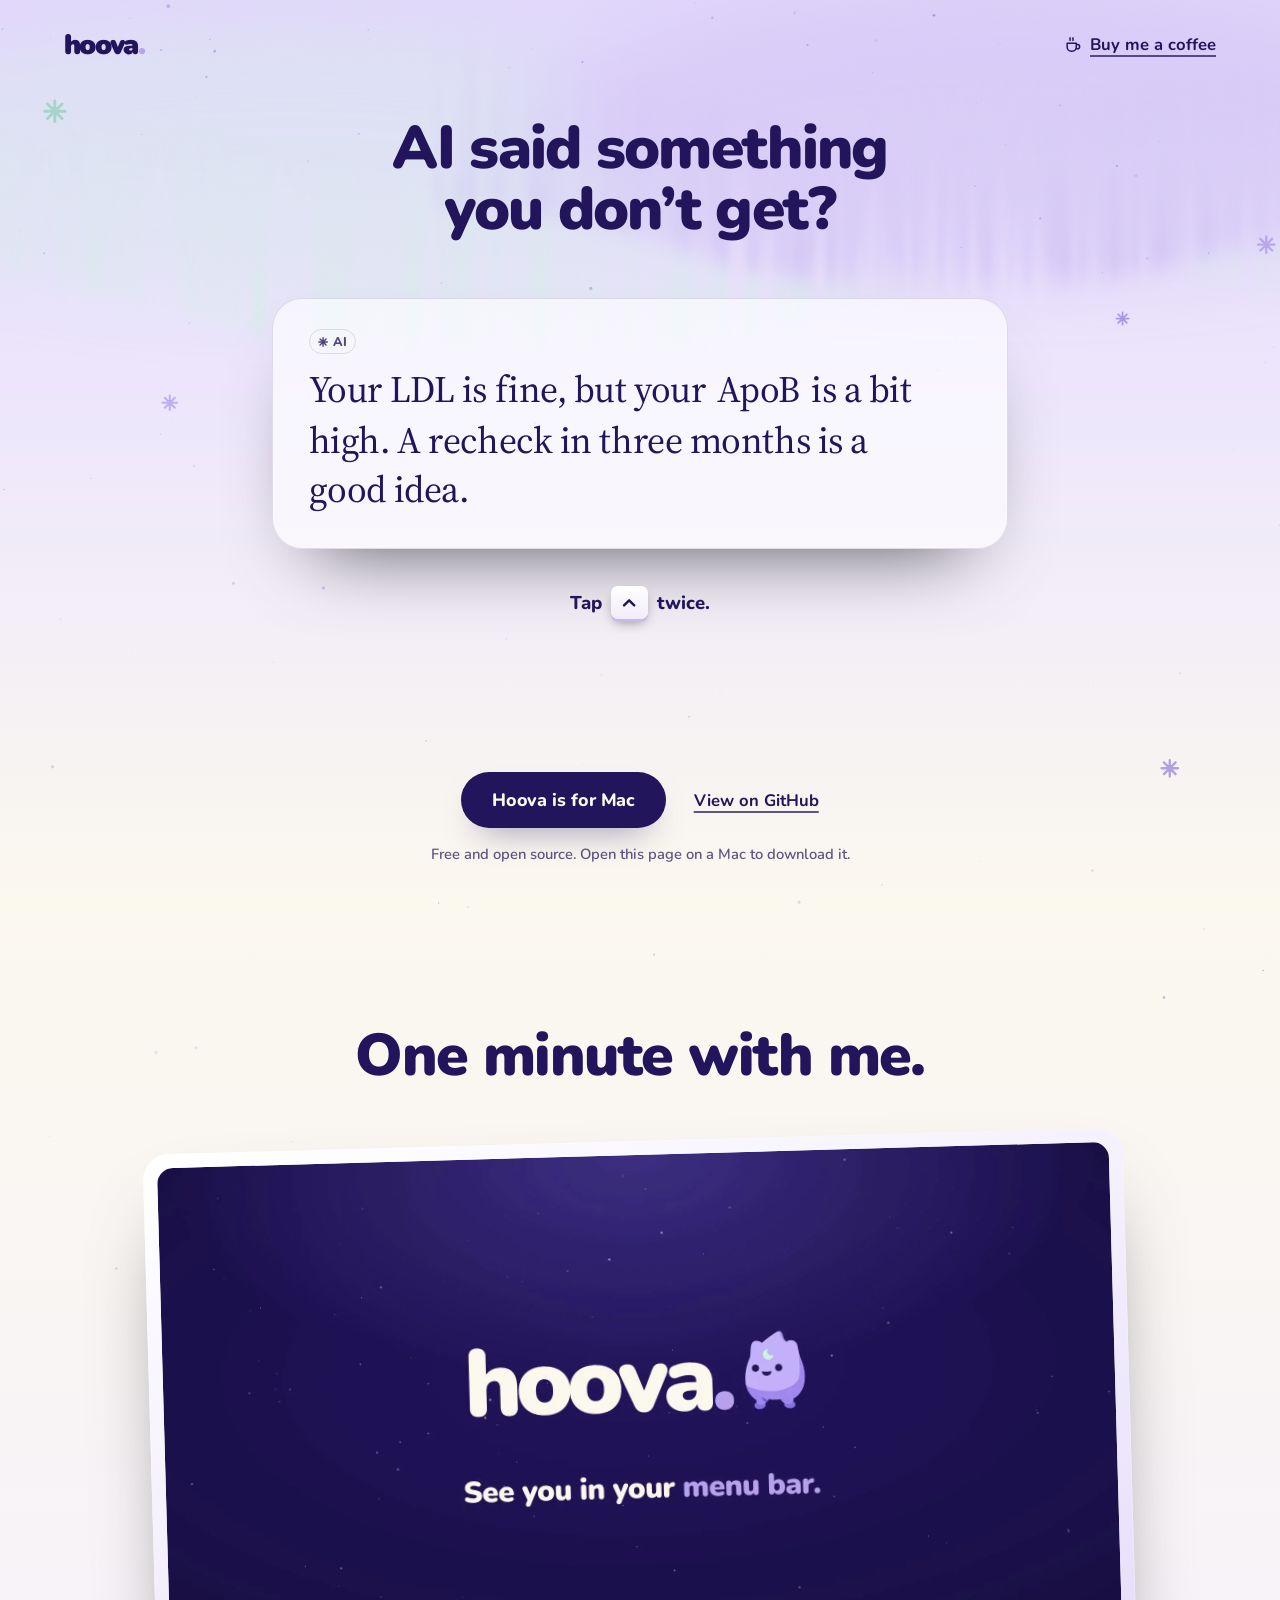
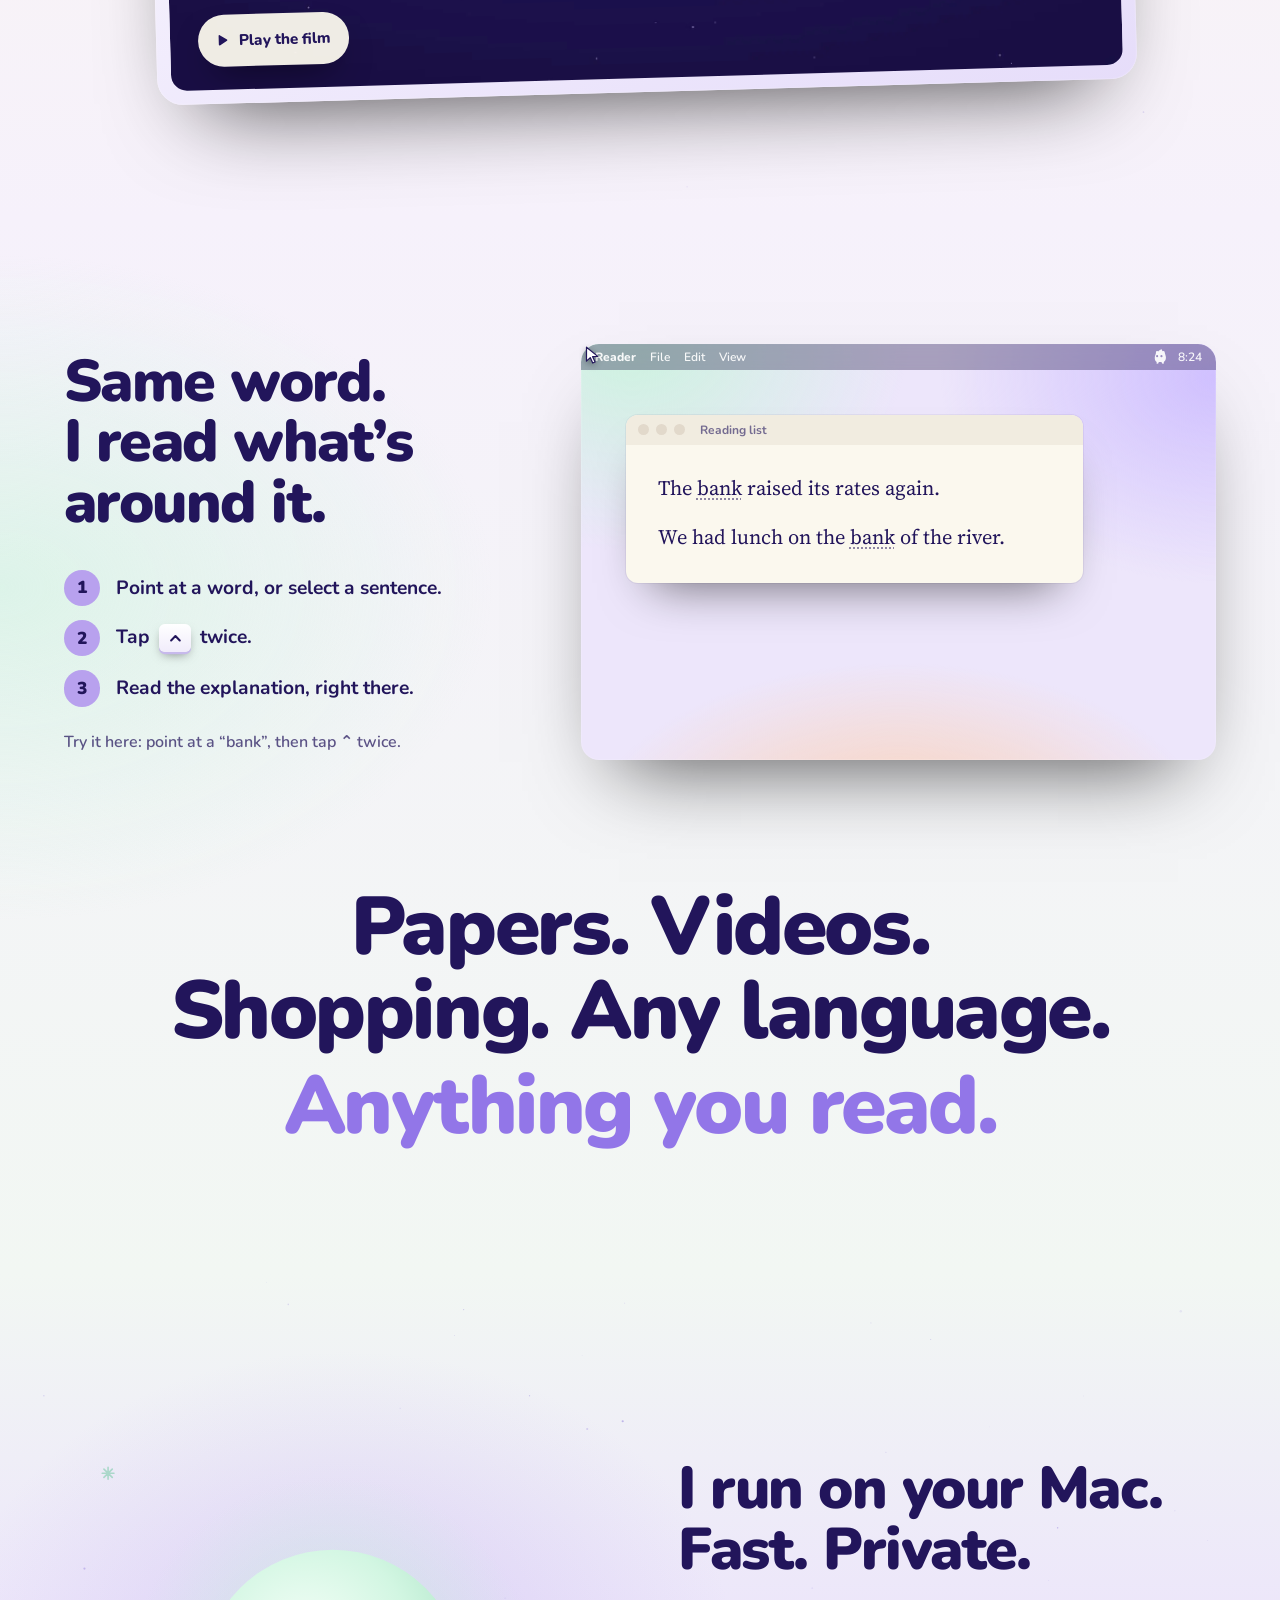
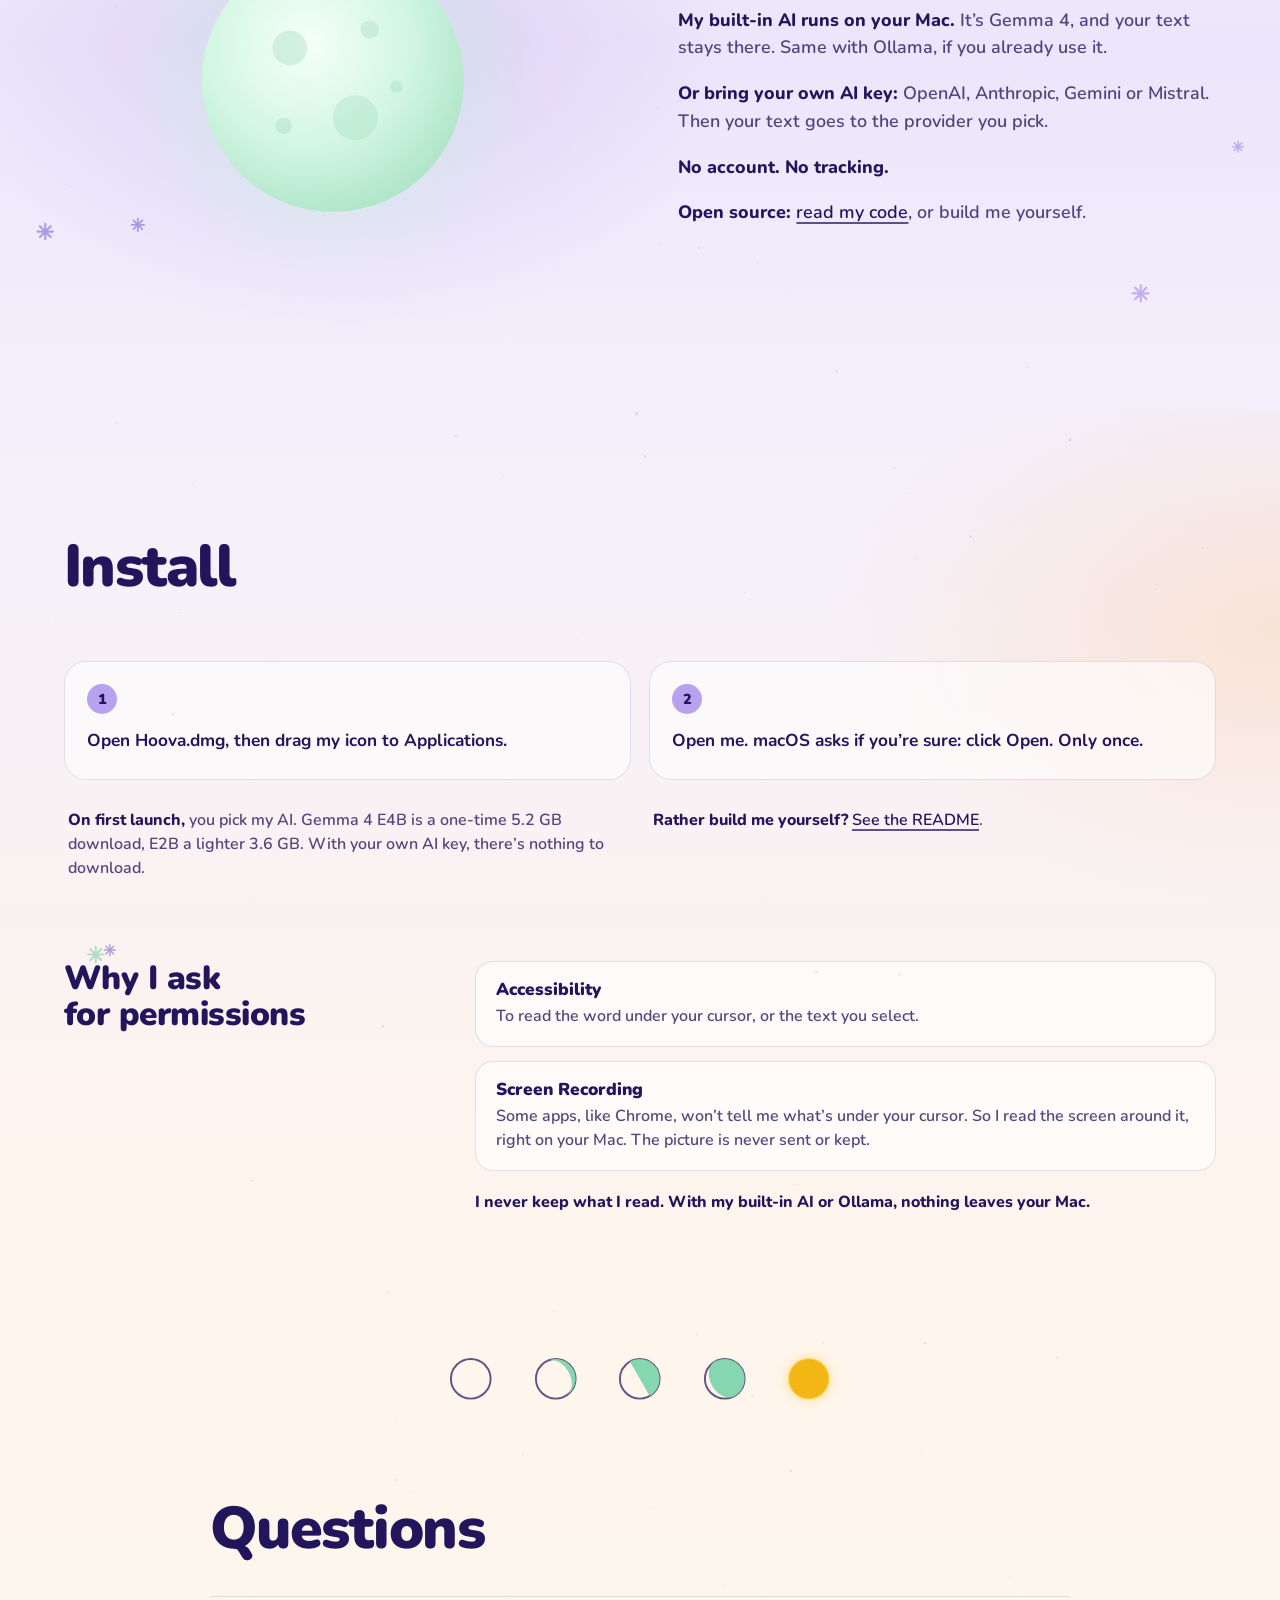
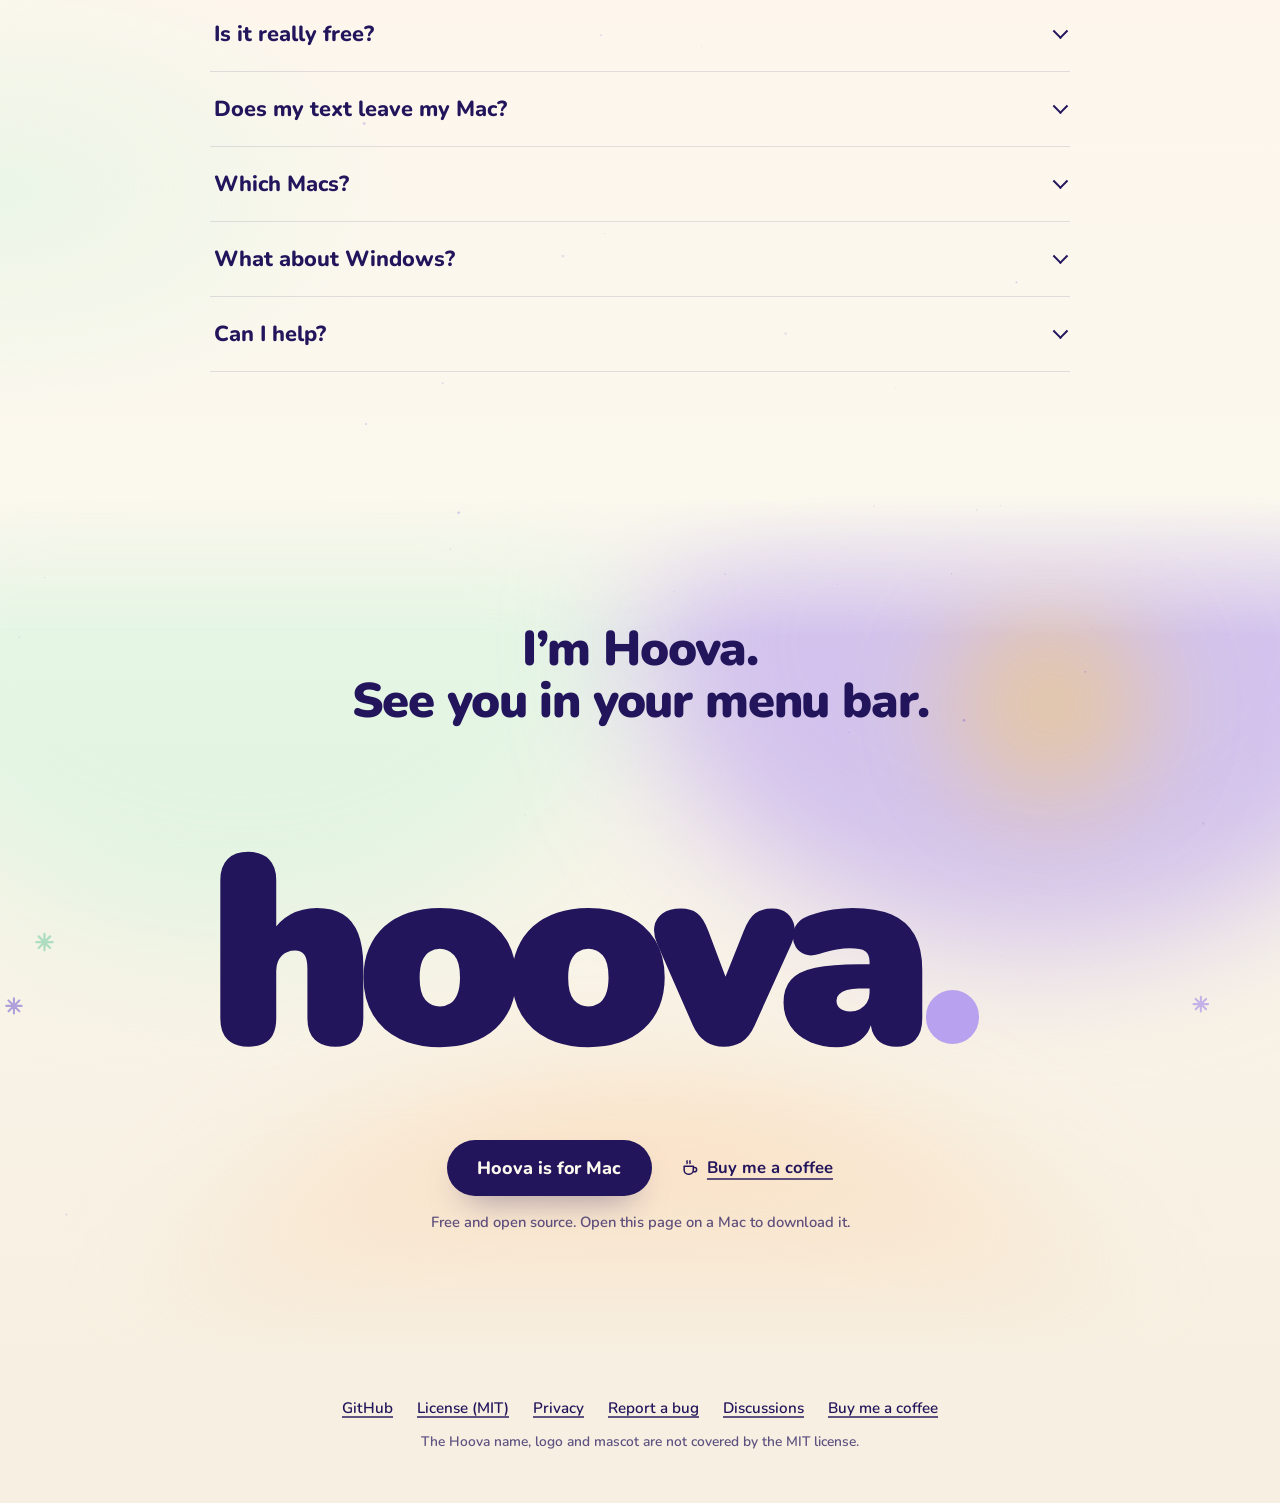
<file: index.html>
<!doctype html>
<html lang="en">
<head>
<meta charset="utf-8">
<meta name="viewport" content="width=device-width, initial-scale=1">
<title>Hoova: tap Control twice, understand any word</title>
<meta name="description" content="Hoova lives in your Mac's menu bar. Point at a word or select a sentence, tap Control twice, and read what it means right where it is. Free and open source.">
<meta name="color-scheme" content="dark light">
<meta name="theme-color" content="#0D0830" media="(prefers-color-scheme: dark)">
<meta name="theme-color" content="#E6DDFB" media="(prefers-color-scheme: light)">
<link rel="icon" href="favicon.svg" type="image/svg+xml">
<link rel="canonical" href="https://hoova-app.github.io/">
<meta property="og:type" content="website">
<meta property="og:url" content="https://hoova-app.github.io/">
<meta property="og:title" content="Hoova: tap Control twice, understand any word">
<meta property="og:description" content="Point at a word, tap Control twice, and read what it means right where it is. It runs on your Mac. Free and open source.">
<meta property="og:image" content="https://hoova-app.github.io/og.png">
<meta property="og:image:width" content="1200">
<meta property="og:image:height" content="630">
<meta property="og:image:alt" content="An AI answer under a night sky, with the word “ApoB” lit in lavender and Hoova, a small lavender mascot, peeking over it.">
<meta name="twitter:card" content="summary_large_image">
<link rel="preload" href="fonts/nunito.woff" as="font" type="font/woff" crossorigin>
<link rel="preload" href="fonts/source-serif-4.woff" as="font" type="font/woff" crossorigin>
<link rel="stylesheet" href="styles.css">
<script>document.documentElement.classList.add('js')</script>
<script src="main.js" defer></script>
</head>
<body>
<a class="skip" href="#demo">Skip to the demo</a>

<main>
<section class="hero scene" data-scene="hero" aria-labelledby="hero-title">
  <div class="sky" aria-hidden="true">
    <svg class="aurora" viewBox="0 0 1440 640" preserveAspectRatio="xMidYMin slice">
      <defs>
        <filter id="aurora-rays" x="-10%" y="-30%" width="120%" height="160%" color-interpolation-filters="sRGB">
          <feTurbulence type="fractalNoise" baseFrequency="0.06 0.0024" numOctaves="2" seed="11" result="noise"/>
          <feColorMatrix in="noise" type="matrix" values="0 0 0 0 1  0 0 0 0 1  0 0 0 0 1  1.8 0 0 0 -.5" result="rays"/>
          <feComposite in="SourceGraphic" in2="rays" operator="in" result="lit"/>
          <feGaussianBlur in="lit" stdDeviation="2.5 10"/>
        </filter>
        <filter id="aurora-glow" x="-30%" y="-60%" width="160%" height="220%">
          <feGaussianBlur stdDeviation="42"/>
        </filter>
        <linearGradient id="curtain-mint" x1="0" y1="0" x2="0" y2="1">
          <stop offset="0" stop-color="#C9F4DC" stop-opacity="0"/>
          <stop offset=".45" stop-color="#C9F4DC" stop-opacity=".22"/>
          <stop offset=".84" stop-color="#C9F4DC" stop-opacity=".95"/>
          <stop offset="1" stop-color="#C9F4DC" stop-opacity="0"/>
        </linearGradient>
        <linearGradient id="curtain-iris" x1="0" y1="0" x2="0" y2="1">
          <stop offset="0" stop-color="#B8A1EE" stop-opacity="0"/>
          <stop offset=".5" stop-color="#B8A1EE" stop-opacity=".25"/>
          <stop offset=".86" stop-color="#B8A1EE" stop-opacity=".95"/>
          <stop offset="1" stop-color="#B8A1EE" stop-opacity="0"/>
        </linearGradient>
      </defs>
      <g class="aurora-glow" filter="url(#aurora-glow)">
        <ellipse cx="380" cy="150" rx="420" ry="120" fill="#C9F4DC"/>
        <ellipse cx="1080" cy="120" rx="460" ry="130" fill="#B8A1EE"/>
      </g>
      <g class="aurora-rays" filter="url(#aurora-rays)">
        <path d="M-60 70C180 40 360 210 640 170C860 140 980 40 1180 60C1320 74 1420 120 1500 110L1500 300C1380 320 1290 250 1150 250C960 250 860 350 630 360C380 372 200 230 -60 260Z" fill="url(#curtain-mint)"/>
        <path d="M520 20C700 30 820 150 1010 130C1180 112 1300 20 1500 40L1500 220C1330 200 1220 280 1040 290C840 300 720 190 520 200Z" fill="url(#curtain-iris)"/>
      </g>
    </svg>
    <svg class="stars" viewBox="0 0 1440 900" preserveAspectRatio="xMidYMid slice"></svg>
    <div class="shooting"></div>
  </div>

  <header class="bar">
    <a class="wordmark" href="./" aria-label="Hoova, home">hoova<span>.</span></a>
    <a class="link coffee" data-coffee href="https://paypal.me/TahiriAlaouiYouness"><svg class="cup" viewBox="0 0 24 24" aria-hidden="true"><path d="M5 10h11v4.5a5 5 0 0 1-5 5h-1a5 5 0 0 1-5-5zM16 11.5h1.5a2.5 2.5 0 0 1 0 5H16M8.5 3.5c-.8 1 .8 2 0 3M12 3.5c-.8 1 .8 2 0 3"/></svg>Buy me a coffee</a>
  </header>

  <h1 class="headline" id="hero-title"><span class="hl-line">AI said something</span> <span class="hl-line">you don’t get?</span></h1>

  <div class="demo stage" id="demo">
    <div class="reply">
      <p class="reply-who"><svg viewBox="0 0 20 20" aria-hidden="true"><path d="M10 3v14M3 10h14M5.05 5.05l9.9 9.9M14.95 5.05l-9.9 9.9"/></svg>AI</p>
      <p class="reply-text">Your LDL is fine, but your <button class="word" type="button" aria-expanded="false" aria-controls="explain" aria-describedby="hint"><span class="word-base">ApoB</span><span class="word-lit" aria-hidden="true">ApoB</span><span class="caret" aria-hidden="true"></span></button> is a bit high. A recheck in three months is a good idea.</p>
    </div>
    <div class="zone">
      <div class="after">
        <p class="hint" id="hint"><span class="hint-keys">Tap <span class="sr-only">Control</span><span class="key" aria-hidden="true"><svg viewBox="0 0 24 24"><path d="M6.5 14.5 12 9l5.5 5.5"/></svg></span> twice.</span><span class="hint-touch">Tap the word.</span></p>
      </div>
      <section class="card" id="explain" aria-labelledby="card-term">
        <p class="card-context">In “Blood test results”</p>
        <p class="card-badge"><svg viewBox="0 0 20 20" aria-hidden="true"><path d="M10 3v14M3 10h14M5.05 5.05l9.9 9.9M14.95 5.05l-9.9 9.9"/></svg>AI</p>
        <h2 class="card-term" id="card-term">ApoB</h2>
        <p class="card-text">Here, ApoB is a protein found on every particle that carries “bad” cholesterol. Measuring it tells how many of those particles you have.</p>
      </section>
    </div>

    <div class="perch" aria-hidden="true">
      <div class="hv">
        <svg class="hoova" viewBox="272 268 480 480" data-mood="happy">
          <defs>
            <clipPath id="hv-body"><path id="hv-shape" d="M440 718C418 728 396 718 398 694C368 672 339 638 337 580C335 522 352 474 368 442C374 410 370 372 385 356C398 342 424 346 440 360C468 336 504 312 528 298C546 288 560 298 562 314C566 334 572 348 584 356C602 344 634 346 645 372C651 398 655 432 668 466C690 522 694 592 668 640C652 668 632 684 616 690C618 712 600 728 576 722C556 718 546 702 540 693C512 696 482 694 470 690C466 704 456 714 440 718Z"/></clipPath>
            <radialGradient id="hv-gold-glow" gradientUnits="userSpaceOnUse" cx="474.985" cy="427.998" r="66">
              <stop offset=".36" stop-color="#FFCC3D" stop-opacity=".7"/>
              <stop offset="1" stop-color="#FFCC3D" stop-opacity="0"/>
            </radialGradient>
            <radialGradient id="hv-sun" r=".5">
              <stop offset=".15" stop-color="#FFD84A" stop-opacity=".8"/>
              <stop offset="1" stop-color="#FFD84A" stop-opacity="0"/>
            </radialGradient>
            <radialGradient id="hv-white" r=".5">
              <stop offset="0" stop-color="#fff"/>
              <stop offset=".55" stop-color="#fff"/>
              <stop offset="1" stop-color="#FFF1A6"/>
            </radialGradient>
            <filter id="hv-blur-26" x="-60%" y="-60%" width="220%" height="220%"><feGaussianBlur stdDeviation="26"/></filter>
            <filter id="hv-blur-16" x="-60%" y="-60%" width="220%" height="220%"><feGaussianBlur stdDeviation="16"/></filter>
            <filter id="hv-blur-9" x="-80%" y="-80%" width="260%" height="260%"><feGaussianBlur stdDeviation="9"/></filter>
            <filter id="hv-blur-7" x="-40%" y="-300%" width="180%" height="700%"><feGaussianBlur stdDeviation="7"/></filter>
            <filter id="hv-blur-3" x="-30%" y="-30%" width="160%" height="160%"><feGaussianBlur stdDeviation="3"/></filter>
          </defs>
          <ellipse class="hv-shadow" cx="515" cy="741" rx="88" ry="7" filter="url(#hv-blur-7)"/>
          <g class="hv-aura">
            <g class="aura-outer"><use href="#hv-shape" transform="translate(515 735) scale(1.17 1.28) translate(-515 -735)" filter="url(#hv-blur-26)"/></g>
            <g class="aura-inner"><use href="#hv-shape" transform="translate(515 735) scale(1.08 1.18) translate(-515 -735)" filter="url(#hv-blur-16)"/></g>
            <g class="aura-tongues" filter="url(#hv-blur-9)">
              <g transform="translate(452 315)"><path class="tongue t1" d="M0 35C26 35 11.7 -21 0 -35C-11.7 -21 -26 35 0 35Z"/></g>
              <g transform="translate(515 315)"><path class="tongue t2" d="M0 35C26 35 11.7 -21 0 -35C-11.7 -21 -26 35 0 35Z"/></g>
              <g transform="translate(578 315)"><path class="tongue t3" d="M0 35C26 35 11.7 -21 0 -35C-11.7 -21 -26 35 0 35Z"/></g>
            </g>
          </g>
          <g class="hv-fig">
            <g class="hv-feet">
              <g class="foot foot-l"><ellipse cx="419" cy="724" rx="33" ry="23" transform="rotate(-5.73 419 724)"/></g>
              <g class="foot foot-r"><ellipse cx="593" cy="724" rx="33" ry="23" transform="rotate(5.73 593 724)"/></g>
            </g>
            <g class="hv-tiptoes">
              <path d="M0 -31C30 -31 13.5 18.6 0 31C-13.5 18.6 -30 -31 0 -31Z" transform="translate(428 736) rotate(10.3)"/>
              <path d="M0 -31C30 -31 13.5 18.6 0 31C-13.5 18.6 -30 -31 0 -31Z" transform="translate(584 736) rotate(-10.3)"/>
            </g>
            <g class="hv-body" clip-path="url(#hv-body)">
              <use class="hv-tone-shadow" href="#hv-shape"/>
              <path class="hv-tone-body" d="M280 270H640C648 400 668 508 650 574C612 650 452 670 340 606L280 600Z"/>
              <path class="hv-tone-ear" d="M545 300C552 318 556 340 574 356C584 362 592 360 596 352C580 346 570 330 566 312C562 296 552 290 545 300Z"/>
              <path class="hv-tone-crease" d="M428 676C440 682 454 690 466 700C470 708 462 714 456 712C446 702 434 690 428 676Z"/>
            </g>
            <g class="hv-moon">
              <circle class="moon-disc" cx="474.985" cy="427.998" r="31"/>
              <path class="moon-phase" d="M474.6 397A31 31 0 1 0 505.9 430.3A23 23 0 0 1 474.6 397Z"/>
            </g>
            <g class="hv-gold">
              <circle cx="474.985" cy="427.998" r="66" fill="url(#hv-gold-glow)"/>
              <circle class="gold-ring" cx="474.985" cy="427.998" r="47" filter="url(#hv-blur-3)"/>
              <circle cx="474.985" cy="427.998" r="31" fill="#FFCC3D"/>
              <ellipse cx="462.985" cy="414.498" rx="7" ry="5.5" fill="#fff" fill-opacity=".55"/>
            </g>
            <g class="hv-face">
              <g class="hv-eyes">
                <g class="mood m-happy m-reading">
                  <ellipse class="eye" cx="410" cy="507" rx="21" ry="21"/>
                  <ellipse class="eye" cx="546" cy="507" rx="21" ry="21"/>
                </g>
                <g class="hv-final-eyes">
                  <circle cx="410" cy="507" r="66" fill="url(#hv-sun)"/>
                  <circle cx="546" cy="507" r="66" fill="url(#hv-sun)"/>
                  <circle class="eye" cx="410" cy="507" r="23" fill="url(#hv-white)"/>
                  <circle class="eye" cx="546" cy="507" r="23" fill="url(#hv-white)"/>
                </g>
              </g>
              <path class="mood m-happy" d="M447 526Q475 533 503 526Q502 552 475 553Q448 552 447 526Z"/>
              <path class="mood m-reading stroke" d="M460 548Q474 554 488 548" stroke-width="13"/>
              <g class="mood m-proud">
                <path class="stroke" d="M388 516Q410 494 432 516M524 516Q546 494 568 516" stroke-width="14"/>
                <path d="M440 530Q475 540 510 530Q508 566 475 567Q442 566 440 530Z"/>
              </g>
              <g class="mood m-hurt">
                <path class="stroke" d="M392 494L426 507L392 520M564 494L530 507L564 520" stroke-width="13"/>
                <path class="stroke" d="M455 548Q465 540 475 548T495 548" stroke-width="11"/>
              </g>
            </g>
          </g>
        </svg>
      </div>
    </div>
  </div>

  <div class="cta">
    <div class="cta-row">
      <a class="btn" data-download href="https://github.com/Teay2026/hoova/releases/latest/download/Hoova.dmg">Download for Mac</a>
      <a class="link" href="https://github.com/Teay2026/hoova">View on GitHub</a>
    </div>
    <p class="fine" data-fine>Free and open source. For Macs with Apple Silicon, on macOS 27 or later.</p>
  </div>
</section>

<section class="scene film" data-scene="film" aria-labelledby="film-title">
  <svg class="stars" data-stars="34" data-seed="7" viewBox="0 0 1440 900" preserveAspectRatio="xMidYMid slice" aria-hidden="true"></svg>
  <h2 class="scene-title" id="film-title">One minute with me.</h2>
  <figure class="screen" data-moment>
    <div class="screen-glass">
      <video class="film-video" preload="none" playsinline poster="film/poster.webp" aria-label="Hoova’s launch film, one minute">
        <source src="film/hoova-film.mp4" type="video/mp4">
      </video>
      <button class="play" type="button"><svg viewBox="0 0 24 24" aria-hidden="true"><path d="M8 5.6v12.8c0 .8.9 1.3 1.6.9l10.2-6.4c.6-.4.6-1.3 0-1.7L9.6 4.8C8.9 4.3 8 4.8 8 5.6z"/></svg>Play the film</button>
    </div>
  </figure>
</section>

<section class="scene how" data-scene="how" aria-labelledby="how-title">
  <div class="how-grid">
    <div class="how-copy">
      <h2 class="scene-title" id="how-title"><span class="line">Same word.</span> <span class="line">I read what’s around it.</span></h2>
      <ol class="steps">
        <li><span class="step-n" aria-hidden="true">1</span><span>Point at a word, or select a sentence.</span></li>
        <li><span class="step-n" aria-hidden="true">2</span><span>Tap <span class="sr-only">Control</span><span class="key key-small" aria-hidden="true"><svg viewBox="0 0 24 24"><path d="M6.5 14.5 12 9l5.5 5.5"/></svg></span> twice.</span></li>
        <li><span class="step-n" aria-hidden="true">3</span><span>Read the explanation, right there.</span></li>
      </ol>
      <p class="how-try"><span class="hint-keys">Try it here: point at a “bank”, then tap ⌃ twice.</span><span class="hint-touch">Try it here: tap a “bank”.</span></p>
    </div>
    <div class="desk stage">
      <div class="desk-screen">
        <div class="desk-bar" aria-hidden="true">
          <span class="desk-app">Reader</span><span>File</span><span>Edit</span><span>View</span>
          <span class="desk-right">
            <svg class="desk-hoova" viewBox="330 285 372 470">
              <defs><mask id="desk-eyes"><rect x="300" y="250" width="440" height="540" fill="#fff"/><circle cx="410" cy="510" r="34" fill="#000"/><circle cx="546" cy="510" r="34" fill="#000"/></mask></defs>
              <g mask="url(#desk-eyes)" fill="currentColor">
                <path d="M440 718C418 728 396 718 398 694C368 672 339 638 337 580C335 522 352 474 368 442C374 410 370 372 385 356C398 342 424 346 440 360C468 336 504 312 528 298C546 288 560 298 562 314C566 334 572 348 584 356C602 344 634 346 645 372C651 398 655 432 668 466C690 522 694 592 668 640C652 668 632 684 616 690C618 712 600 728 576 722C556 718 546 702 540 693C512 696 482 694 470 690C466 704 456 714 440 718Z"/>
                <ellipse cx="419" cy="724" rx="33" ry="23"/><ellipse cx="593" cy="724" rx="33" ry="23"/>
              </g>
            </svg>
            <span>8:24</span>
          </span>
        </div>
        <div class="desk-window">
          <div class="desk-title" aria-hidden="true"><i></i><i></i><i></i><span>Reading list</span></div>
          <div class="desk-page">
            <p>The <button class="say" type="button" data-say="money" aria-expanded="false" aria-controls="desk-card">bank</button> raised its rates again.</p>
            <p>We had lunch on the <button class="say" type="button" data-say="river" aria-expanded="false" aria-controls="desk-card">bank</button> of the river.</p>
          </div>
        </div>
      </div>
      <section class="desk-card" id="desk-card" aria-labelledby="desk-term">
        <p class="card-context">In “Reading list”</p>
        <p class="card-badge"><svg viewBox="0 0 20 20" aria-hidden="true"><path d="M10 3v14M3 10h14M5.05 5.05l9.9 9.9M14.95 5.05l-9.9 9.9"/></svg>AI</p>
        <h3 class="card-term" id="desk-term">bank</h3>
        <p class="card-text" id="desk-text"></p>
      </section>
      <svg class="desk-pointer" viewBox="0 0 24 24" aria-hidden="true"><path d="M6 3.5v15.2l4.1-3.9 2.7 6 2.6-1.1-2.7-5.9 5.6-.3z"/></svg>
    </div>
  </div>
  <p class="anything" data-moment>
    <span class="any">Papers.</span> <span class="any">Videos.</span> <span class="any">Shopping.</span> <span class="any">Any language.</span>
    <span class="any any-last">Anything you read.</span>
  </p>
</section>

<section class="scene private" data-scene="private" aria-labelledby="private-title">
  <svg class="stars" data-stars="60" data-seed="23" viewBox="0 0 1440 900" preserveAspectRatio="xMidYMid slice" aria-hidden="true"></svg>
  <div class="private-grid">
    <div class="moon-stage stage" data-moment>
      <svg class="big-moon" viewBox="0 0 400 400" aria-hidden="true">
        <defs>
          <radialGradient id="moon-halo" r=".5">
            <stop offset=".55" stop-color="#C9F4DC" stop-opacity=".34"/>
            <stop offset="1" stop-color="#C9F4DC" stop-opacity="0"/>
          </radialGradient>
          <radialGradient id="moon-face" cx=".4" cy=".36" r=".72">
            <stop offset="0" stop-color="#F6FFF9"/>
            <stop offset=".55" stop-color="#D2F6E2"/>
            <stop offset="1" stop-color="#A9E2C4"/>
          </radialGradient>
        </defs>
        <circle class="moon-halo" cx="200" cy="200" r="200" fill="url(#moon-halo)"/>
        <circle class="moon-face" cx="200" cy="200" r="128" fill="url(#moon-face)"/>
        <g class="moon-craters" fill="#8FD3AF">
          <circle cx="158" cy="168" r="17" opacity=".32"/>
          <circle cx="236" cy="150" r="9" opacity=".28"/>
          <circle cx="222" cy="236" r="22" opacity=".26"/>
          <circle cx="152" cy="244" r="8" opacity=".3"/>
          <circle cx="262" cy="206" r="6" opacity=".3"/>
        </g>
      </svg>
    </div>
    <div class="private-copy">
      <h2 class="scene-title" id="private-title"><span class="line">I run on your Mac.</span> <span class="line">Fast. Private.</span></h2>
      <p><strong>My built-in AI runs on your Mac.</strong> It’s Gemma 4, and your text stays there. Same with Ollama, if you already use it.</p>
      <p><strong>Or bring your own AI key:</strong> OpenAI, Anthropic, Gemini or Mistral. Then your text goes to the provider you pick.</p>
      <p><strong>No account. No tracking.</strong></p>
      <p><strong>Open source:</strong> <a href="https://github.com/Teay2026/hoova">read my code</a>, or build me yourself.</p>
    </div>
  </div>
</section>

<section class="scene install" data-scene="install" aria-labelledby="install-title">
  <svg class="stars" data-stars="40" data-seed="53" viewBox="0 0 1440 900" preserveAspectRatio="xMidYMid slice" aria-hidden="true"></svg>
  <h2 class="scene-title" id="install-title">Install</h2>
  <div class="install-stage stage">
    <ol class="install-steps">
      <li class="install-card"><span class="step-n" aria-hidden="true">1</span><p>Open Hoova.dmg, then drag my icon to Applications.</p></li>
      <li class="install-card" id="install-open"><span class="step-n" aria-hidden="true">2</span><p>Open me. macOS asks if you’re sure: click <b>Open</b>. Only once.</p></li>
    </ol>
  </div>
  <div class="install-notes">
    <p><strong>On first launch,</strong> you pick my AI. Gemma 4 E4B is a one-time 5.2 GB download, E2B a lighter 3.6 GB. With your own AI key, there’s nothing to download.</p>
    <p><strong>Rather build me yourself?</strong> <a href="https://github.com/Teay2026/hoova#readme">See the README</a>.</p>
  </div>
  <div class="permissions">
    <h3>Why I ask for permissions</h3>
    <dl>
      <div><dt>Accessibility</dt><dd>To read the word under your cursor, or the text you select.</dd></div>
      <div><dt>Screen Recording</dt><dd>Some apps, like Chrome, won’t tell me what’s under your cursor. So I read the screen around it, right on your Mac. The picture is never sent or kept.</dd></div>
    </dl>
    <p class="permissions-end">I never keep what I read. With my built-in AI or Ollama, nothing leaves your Mac.</p>
  </div>
</section>

<section class="scene faq" data-scene="faq" aria-labelledby="faq-title">
  <svg class="stars" data-stars="40" data-seed="61" viewBox="0 0 1440 900" preserveAspectRatio="xMidYMid slice" aria-hidden="true"></svg>
  <!-- Les cinq lunes de l'accueil de l'app : la nuit avance vers la pleine lune de la fin. -->
  <div class="moons" data-moment aria-hidden="true"></div>
  <h2 class="scene-title" id="faq-title">Questions</h2>
  <div class="faq-list">
    <details>
      <summary>Is it really free?</summary>
      <p>Yes. No ads, no account, no subscription. Hoova is open source, under the MIT license.</p>
    </details>
    <details>
      <summary>Does my text leave my Mac?</summary>
      <p>Not with my built-in AI or Ollama. With your own key, I send your provider the word, the text around it (up to about 12,000 characters, including the start of the page) and the page title. Never a picture of your screen. Some free plans, Gemini’s for one, let the provider use your text, so check its terms.</p>
    </details>
    <details>
      <summary>Which Macs?</summary>
      <p>Macs with Apple Silicon, on macOS 27 or later.</p>
    </details>
    <details>
      <summary>What about Windows?</summary>
      <p>Not yet. <a href="https://github.com/Teay2026/hoova">Watch the repo on GitHub</a> to hear first.</p>
    </details>
    <details>
      <summary>Can I help?</summary>
      <p>Yes. <a href="https://github.com/Teay2026/hoova/issues/new/choose">Report a bug</a>, share an idea in <a href="https://github.com/Teay2026/hoova/discussions">Discussions</a>, or send a pull request.</p>
    </details>
  </div>
</section>

<section class="scene end" data-scene="end" aria-labelledby="end-title" data-moment>
  <div class="end-sky" aria-hidden="true"><i class="glow glow-mint"></i><i class="glow glow-iris"></i><i class="glow glow-peach"></i><i class="glow glow-gold"></i></div>
  <svg class="stars" data-stars="40" data-seed="41" viewBox="0 0 1440 900" preserveAspectRatio="xMidYMid slice" aria-hidden="true"></svg>
  <h2 class="end-line" id="end-title"><span class="line">I’m Hoova.</span> <span class="line">See you in your menu bar.</span></h2>
  <div class="end-mark stage" aria-hidden="true"><span class="end-word">hoova<span class="end-dot"></span></span></div>
  <div class="cta">
    <div class="cta-row">
      <a class="btn" data-download data-farewell href="https://github.com/Teay2026/hoova/releases/latest/download/Hoova.dmg">Download for Mac</a>
      <a class="link coffee" data-coffee href="https://paypal.me/TahiriAlaouiYouness"><svg class="cup" viewBox="0 0 24 24" aria-hidden="true"><path d="M5 10h11v4.5a5 5 0 0 1-5 5h-1a5 5 0 0 1-5-5zM16 11.5h1.5a2.5 2.5 0 0 1 0 5H16M8.5 3.5c-.8 1 .8 2 0 3M12 3.5c-.8 1 .8 2 0 3"/></svg>Buy me a coffee</a>
    </div>
    <p class="fine" data-fine>Free and open source. For Macs with Apple Silicon, on macOS 27 or later.</p>
  </div>
</section>

<p class="sr-only" aria-live="polite" id="live"></p>
</main>

<footer class="foot">
  <nav class="foot-links" aria-label="Hoova on the web">
    <a href="https://github.com/Teay2026/hoova">GitHub</a>
    <a href="https://github.com/Teay2026/hoova/blob/main/LICENSE">License (MIT)</a>
    <a href="privacy.html">Privacy</a>
    <a href="https://github.com/Teay2026/hoova/issues/new/choose">Report a bug</a>
    <a href="https://github.com/Teay2026/hoova/discussions">Discussions</a>
    <a data-coffee href="https://paypal.me/TahiriAlaouiYouness">Buy me a coffee</a>
  </nav>
  <p class="foot-note">The Hoova name, logo and mascot are not covered by the MIT license.</p>
</footer>
</body>
</html>
</file>
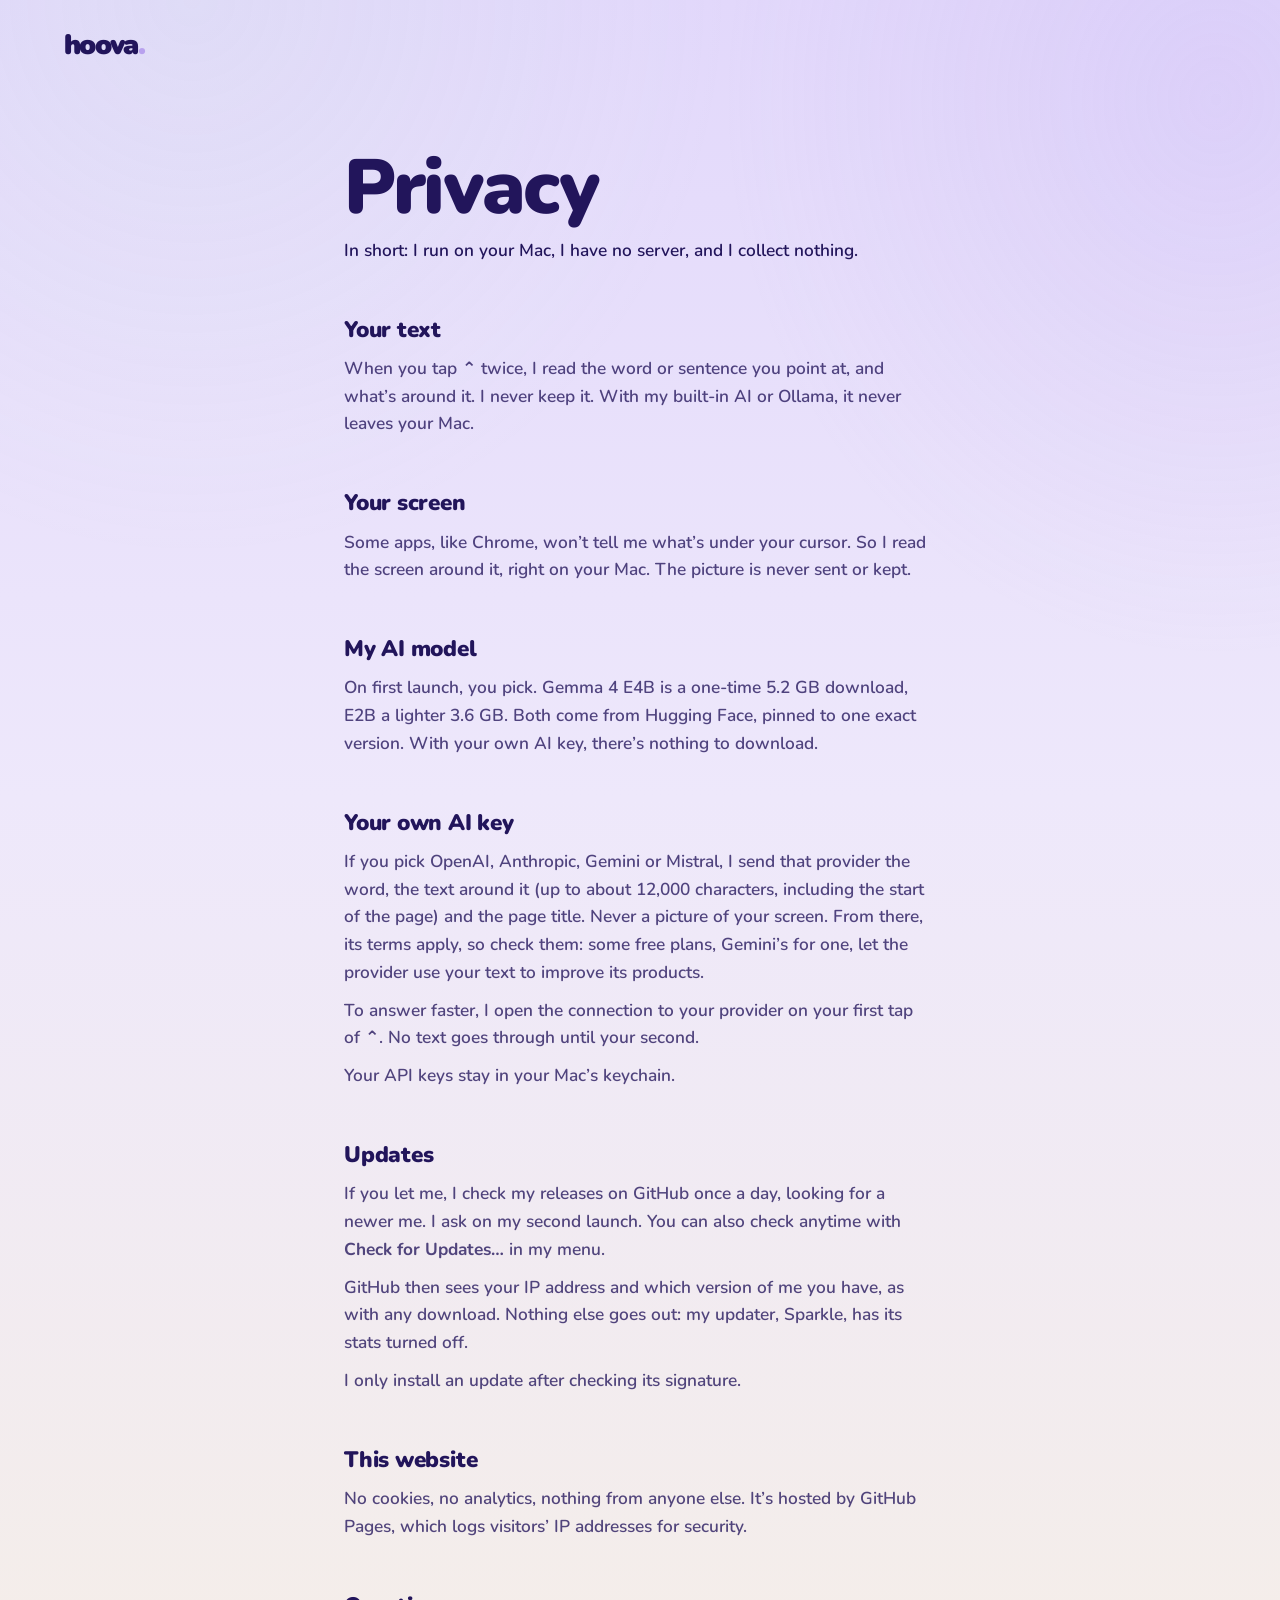
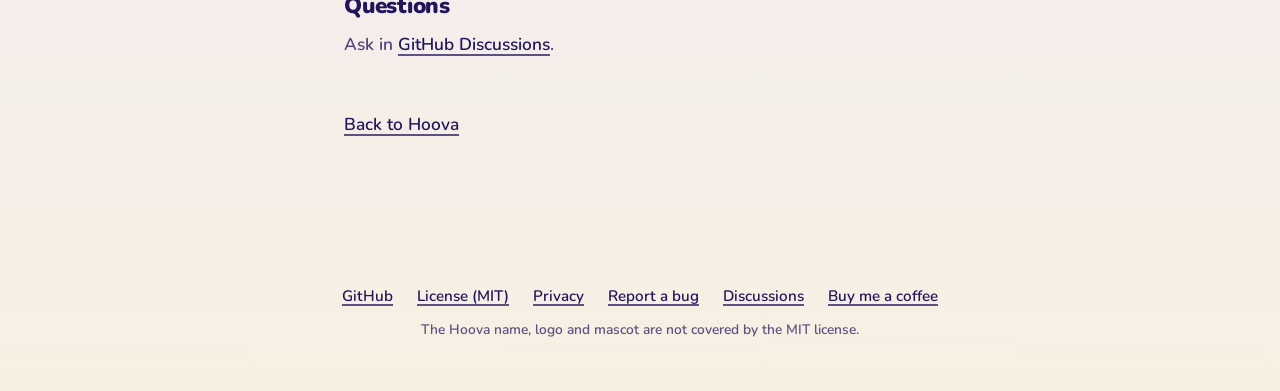
<file: privacy.html>
<!doctype html>
<html lang="en">
<head>
<meta charset="utf-8">
<meta name="viewport" content="width=device-width, initial-scale=1">
<title>Hoova’s privacy</title>
<meta name="description" content="What Hoova does with your text: it runs on your Mac, has no server and collects nothing.">
<meta name="color-scheme" content="dark light">
<meta name="theme-color" content="#0D0830" media="(prefers-color-scheme: dark)">
<meta name="theme-color" content="#E6DDFB" media="(prefers-color-scheme: light)">
<link rel="icon" href="favicon.svg" type="image/svg+xml">
<link rel="canonical" href="https://hoova-app.github.io/privacy.html">
<link rel="stylesheet" href="styles.css">
</head>
<body class="page">
<a class="skip" href="#content">Skip to the content</a>

<header class="page-bar">
  <a class="wordmark" href="./" aria-label="Hoova, home">hoova<span>.</span></a>
</header>

<main class="page-main" id="content">
  <h1 class="page-title">Privacy</h1>
  <p class="page-lead">In short: I run on your Mac, I have no server, and I collect nothing.</p>

  <h2>Your text</h2>
  <p>When you tap ⌃ twice, I read the word or sentence you point at, and what’s around it. I never keep it. With my built-in AI or Ollama, it never leaves your Mac.</p>

  <h2>Your screen</h2>
  <p>Some apps, like Chrome, won’t tell me what’s under your cursor. So I read the screen around it, right on your Mac. The picture is never sent or kept.</p>

  <h2>My AI model</h2>
  <p>On first launch, you pick. Gemma 4 E4B is a one-time 5.2 GB download, E2B a lighter 3.6 GB. Both come from Hugging Face, pinned to one exact version. With your own AI key, there’s nothing to download.</p>

  <h2>Your own AI key</h2>
  <p>If you pick OpenAI, Anthropic, Gemini or Mistral, I send that provider the word, the text around it (up to about 12,000 characters, including the start of the page) and the page title. Never a picture of your screen. From there, its terms apply, so check them: some free plans, Gemini’s for one, let the provider use your text to improve its products.</p>
  <p>To answer faster, I open the connection to your provider on your first tap of&nbsp;⌃. No text goes through until your second.</p>
  <p>Your API keys stay in your Mac’s keychain.</p>

  <h2>Updates</h2>
  <p>If you let me, I check my releases on GitHub once a day, looking for a newer me. I ask on my second launch. You can also check anytime with <b>Check for Updates…</b> in my menu.</p>
  <p>GitHub then sees your IP address and which version of me you have, as with any download. Nothing else goes out: my updater, Sparkle, has its stats turned off.</p>
  <p>I only install an update after checking its signature.</p>

  <h2>This website</h2>
  <p>No cookies, no analytics, nothing from anyone else. It’s hosted by GitHub Pages, which logs visitors’ IP addresses for security.</p>

  <h2>Questions</h2>
  <p>Ask in <a href="https://github.com/Teay2026/hoova/discussions">GitHub Discussions</a>.</p>

  <p class="page-back"><a href="./">Back to Hoova</a></p>
</main>

<footer class="foot">
  <nav class="foot-links" aria-label="Hoova on the web">
    <a href="https://github.com/Teay2026/hoova">GitHub</a>
    <a href="https://github.com/Teay2026/hoova/blob/main/LICENSE">License (MIT)</a>
    <a href="privacy.html" aria-current="page">Privacy</a>
    <a href="https://github.com/Teay2026/hoova/issues/new/choose">Report a bug</a>
    <a href="https://github.com/Teay2026/hoova/discussions">Discussions</a>
    <a data-coffee href="https://paypal.me/TahiriAlaouiYouness">Buy me a coffee</a>
  </nav>
  <p class="foot-note">The Hoova name, logo and mascot are not covered by the MIT license.</p>
</footer>
</body>
</html>
</file>
<file: styles.css>
/* Hoova : le haut de la page, « une nuit, un mot ». */

@font-face {
  font-family: "Nunito";
  src: url("fonts/nunito.woff") format("woff");
  font-weight: 400 1000;
  font-display: swap;
}

@font-face {
  font-family: "Source Serif 4";
  src: url("fonts/source-serif-4.woff") format("woff");
  font-weight: 300 700;
  font-display: swap;
}

/* La nuit (mode sombre), puis l'aube pastel de l'accueil (mode clair). */
:root {
  --sky-0: #0D0830;
  --sky-1: #170E47;
  --sky-2: #22155B;
  --ink: #FBF8EE;
  --ink-soft: rgb(251 248 238 / .74);
  --ink-faint: rgb(251 248 238 / .64);
  --star: #FBF8EE;
  --iris: #B8A1EE;
  --night: #22155B;
  --sel: #B8A1EE;
  --sel-ink: #22155B;
  --btn: #FBF8EE;
  --btn-ink: #22155B;
  --btn-hover: #FFFFFF;
  --btn-glow: 0 16px 38px -18px rgb(251 248 238 / .55);
  --focus: #C9F4DC;
  --key-top: #3A2E7C;
  --key-bottom: #2A1F66;
  --key-edge: #100A36;
  --key-ink: #FBF8EE;
  --card-shadow: 0 26px 60px -20px rgb(4 2 22 / .75), 0 2px 8px rgb(4 2 22 / .3);
  --hv-ground: .35;
  --aurora: .62;
  --aurora-blend: screen;
  --stars: 1;
  --hv-size: clamp(84px, 10.5vw, 152px);
  --ease-out: cubic-bezier(.23, 1, .32, 1);
  --ease-in-out: cubic-bezier(.77, 0, .175, 1);
  color-scheme: dark;
}

@media (prefers-color-scheme: light) {
  :root {
    --sky-0: #E2D8FB;
    --sky-1: #EEE8FB;
    --sky-2: #FBF8EE;
    --ink: #22155B;
    --ink-soft: rgb(34 21 91 / .78);
    --ink-faint: rgb(34 21 91 / .72);
    --star: #6A4FD0;
    --btn: #22155B;
    --btn-ink: #FBF8EE;
    --btn-hover: #31207D;
    --btn-glow: 0 16px 34px -18px rgb(34 21 91 / .6);
    --focus: #6A4FD0;
    --key-top: #FFFFFF;
    --key-bottom: #F1ECFB;
    --key-edge: #C7B9EC;
    --key-ink: #22155B;
    --card-shadow: 0 22px 50px -22px rgb(34 21 91 / .5), 0 2px 6px rgb(34 21 91 / .12);
    --hv-ground: .16;
    --aurora: .5;
    --aurora-blend: normal;
    --stars: .5;
    color-scheme: light;
  }
}

*,
*::before,
*::after {
  box-sizing: border-box;
}

html {
  background: var(--sky-2);
}

body {
  margin: 0;
  color: var(--ink);
  font-family: "Nunito", ui-rounded, system-ui, sans-serif;
  -webkit-font-smoothing: antialiased;
  -moz-osx-font-smoothing: grayscale;
  text-rendering: optimizeLegibility;
}

::selection {
  background: var(--sel);
  color: var(--sel-ink);
}

.sr-only {
  position: absolute;
  width: 1px;
  height: 1px;
  margin: -1px;
  padding: 0;
  overflow: hidden;
  clip: rect(0 0 0 0);
  white-space: nowrap;
  border: 0;
}

.skip {
  position: absolute;
  left: 16px;
  top: -80px;
  z-index: 10;
  padding: 10px 16px;
  border-radius: 12px;
  background: var(--btn);
  color: var(--btn-ink);
  font-weight: 800;
  text-decoration: none;
}

.skip:focus {
  top: 16px;
}

:focus-visible {
  outline: 2.5px solid var(--focus);
  outline-offset: 4px;
  border-radius: 6px;
}

/* La scène */

.hero {
  position: relative;
  isolation: isolate;
  min-height: 100vh;
  min-height: 100svh;
  display: flex;
  flex-direction: column;
  align-items: center;
  padding: 0 clamp(16px, 5vw, 72px) clamp(22px, 4vh, 44px);
  overflow: clip;
  background: linear-gradient(180deg, var(--sky-0) 0%, var(--sky-1) 50%, var(--sky-2) 100%);
}

.sky {
  position: absolute;
  inset: 0;
  z-index: -1;
  pointer-events: none;
}

.aurora {
  position: absolute;
  left: -2%;
  top: 0;
  width: 104%;
  height: 74%;
  opacity: var(--aurora);
  mix-blend-mode: var(--aurora-blend);
  will-change: translate;
}

.aurora-glow {
  opacity: .5;
}

.stars {
  position: absolute;
  inset: -12px;
  width: calc(100% + 24px);
  height: calc(100% + 24px);
  opacity: var(--stars);
  color: var(--star);
  will-change: translate;
}

.stars circle {
  fill: currentColor;
}

.spark {
  fill: none;
  stroke-linecap: round;
}

.spark-ink {
  stroke: currentColor;
}

.spark-mint {
  stroke: #C9F4DC;
}

.spark-iris {
  stroke: #B8A1EE;
}

.spark-gold {
  stroke: #FFCC3D;
}

@media (prefers-color-scheme: light) {
  .spark-mint {
    stroke: #6CC79F;
  }

  .spark-iris {
    stroke: #9276E8;
  }

  .spark-gold {
    stroke: #E2A400;
  }
}

.shooting {
  position: absolute;
  left: 0;
  top: 0;
  width: 170px;
  height: 2px;
  border-radius: 2px;
  background: linear-gradient(90deg, rgb(255 250 230 / 0), rgb(255 250 230 / .95));
  opacity: 0;
  transform-origin: 100% 50%;
}

@media (prefers-color-scheme: light) {
  .shooting {
    background: linear-gradient(90deg, rgb(146 118 232 / 0), rgb(146 118 232 / .9));
  }
}

/* Le haut */

.bar {
  align-self: stretch;
  display: flex;
  align-items: center;
  justify-content: space-between;
  gap: 16px;
  padding-top: clamp(18px, 3.4vh, 32px);
}

.wordmark {
  color: var(--ink);
  font-weight: 1000;
  font-size: 28px;
  line-height: 1;
  letter-spacing: -.06em;
  text-decoration: none;
}

.wordmark span {
  color: var(--iris);
}

.headline {
  /* Sur un écran haut, l'espace libre se partage entre le haut de la phrase et l'appel. */
  margin: auto 0 0;
  padding-top: clamp(14px, 4.6vh, 60px);
  font-weight: 900;
  font-size: clamp(36px, min(4.7vw, 7.2vh), 82px);
  line-height: 1.02;
  letter-spacing: -.028em;
  text-align: center;
}

.hl-line {
  display: block;
}

.w {
  display: inline-block;
}

/* La réponse d'une IA, en grand, et le mot qu'on ne comprend pas */

:root {
  --reply-glass: rgb(251 248 238 / .07);
}

@media (prefers-color-scheme: light) {
  :root {
    --reply-glass: rgb(255 255 255 / .62);
  }
}

.demo {
  position: relative;
  display: grid;
  justify-items: stretch;
  width: min(100%, 46rem);
  /* Assez d'air pour que Hoova, qui dépasse du haut de la bulle, ne touche jamais le titre. */
  margin-top: clamp(36px, 6.4vh, 76px);
}

.reply {
  padding: clamp(18px, 2.4vw, 30px) clamp(20px, 2.8vw, 36px) clamp(22px, 2.8vw, 34px);
  border: 1px solid var(--card-line);
  border-radius: clamp(22px, 2.4vw, 30px);
  background: var(--reply-glass);
  box-shadow: 0 40px 80px -44px rgb(0 0 0 / .7);
}

.reply-who {
  display: inline-flex;
  align-items: center;
  gap: .32em;
  margin: 0 0 .8em;
  padding: .2em .65em .2em .55em;
  border: 1.5px solid var(--card-line);
  border-radius: 99px;
  color: var(--ink-soft);
  font-weight: 800;
  font-size: .8rem;
}

.reply-who svg {
  width: .95em;
  height: .95em;
  fill: none;
  stroke: currentColor;
  stroke-width: 2.4;
  stroke-linecap: round;
}

.reply-text {
  margin: 0;
  font-family: "Source Serif 4", Georgia, serif;
  font-weight: 420;
  font-size: clamp(23px, min(2.9vw, 4.6vh), 44px);
  font-optical-sizing: auto;
  line-height: 1.32;
  letter-spacing: -.012em;
  text-wrap: pretty;
}

.tok {
  display: inline-block;
}

.word {
  position: relative;
  display: inline-block;
  margin: 0;
  padding: 0;
  border: 0;
  background: none;
  color: inherit;
  font: inherit;
  letter-spacing: inherit;
  cursor: pointer;
  -webkit-tap-highlight-color: transparent;
}

.word:focus-visible {
  outline-offset: 4px;
  border-radius: .16em;
}

.word-base,
.word-lit {
  display: inline-block;
  padding: .02em .1em .05em;
  border-radius: .16em;
  white-space: nowrap;
}

.word-lit {
  position: absolute;
  inset: 0;
  background: var(--sel);
  color: var(--sel-ink);
  clip-path: inset(0 100% 0 0);
}

html:not(.js) .word-lit {
  clip-path: none;
}

/* Le curseur de texte qui sélectionne le mot */
.caret {
  position: absolute;
  left: .1em;
  top: .12em;
  width: 2px;
  height: 1.06em;
  background: var(--ink);
  border-radius: 1px;
  opacity: 0;
  pointer-events: none;
}

.caret::before,
.caret::after {
  content: "";
  position: absolute;
  left: -5px;
  width: 12px;
  height: 2px;
  border-radius: 1px;
  background: inherit;
}

.caret::before {
  top: 0;
}

.caret::after {
  bottom: 0;
}

/* Sous le mot : la fin de la phrase et le geste, ou le pop-up de Hoova */

.zone {
  display: grid;
  justify-self: stretch;
  margin-top: .5rem;
}

.zone > * {
  grid-area: 1 / 1;
}

.after {
  display: grid;
  justify-items: center;
  align-content: start;
  transition: opacity 200ms ease;
}

.hint {
  justify-self: center;
  margin: clamp(18px, 3.2vh, 32px) 0 0;
  font-weight: 800;
  font-size: clamp(17px, 1.45vw, 21px);
}

.hint .hint-keys {
  display: inline-flex;
  align-items: center;
  gap: .5em;
}

.hint-touch {
  display: none;
}

@media (hover: none) and (pointer: coarse) {
  .hint-keys,
  .hint .hint-keys {
    display: none;
  }

  .hint-touch {
    display: inline;
  }
}

/* La touche ⌃, dessinée comme une vraie touche */
.key {
  display: inline-grid;
  place-items: center;
  width: 2em;
  height: 1.8em;
  border-radius: .38em;
  background: linear-gradient(180deg, var(--key-top), var(--key-bottom));
  color: var(--key-ink);
  box-shadow:
    0 .15em 0 var(--key-edge),
    0 .34em .7em -.24em rgb(0 0 0 / .5),
    inset 0 1px 0 rgb(255 255 255 / .16);
  cursor: pointer;
  user-select: none;
  transition:
    transform 90ms ease-out,
    box-shadow 90ms ease-out,
    background 180ms ease,
    color 180ms ease;
}

.key svg {
  width: 1.2em;
  height: 1.2em;
  fill: none;
  stroke: currentColor;
  stroke-width: 2.6;
  stroke-linecap: round;
  stroke-linejoin: round;
}

.key.is-down {
  transform: translateY(.11em);
  box-shadow:
    0 .04em 0 var(--key-edge),
    0 .12em .3em -.1em rgb(0 0 0 / .45),
    inset 0 1px 0 rgb(255 255 255 / .12);
}

.key.is-lit {
  background: linear-gradient(180deg, #D3C3FF, var(--iris));
  color: var(--night);
  box-shadow:
    0 .15em 0 #7A5FD4,
    0 0 1.3em rgb(184 161 238 / .6),
    inset 0 1px 0 rgb(255 255 255 / .55);
}

.key.is-lit.is-down {
  box-shadow:
    0 .04em 0 #7A5FD4,
    0 0 1.3em rgb(184 161 238 / .6),
    inset 0 1px 0 rgb(255 255 255 / .45);
}

/* Le pop-up « Pastel doux » de l'app */
.card {
  justify-self: end;
  align-self: start;
  width: min(25.5rem, 100%);
  /* Le pop-up n'élargit jamais la phrase : c'est le mot qui donne la largeur. */
  contain: inline-size;
  margin: 0;
  padding: 1rem 1.25rem 1.15rem;
  display: grid;
  grid-template-columns: 1fr auto;
  column-gap: 1rem;
  border-radius: 1.4rem;
  color: #22155B;
  background:
    radial-gradient(120% 95% at 0% 0%, rgb(201 244 220 / .95), rgb(201 244 220 / 0) 62%),
    radial-gradient(110% 90% at 100% 0%, rgb(206 190 255 / .95), rgb(206 190 255 / 0) 64%),
    radial-gradient(120% 110% at 40% 125%, rgb(255 206 168 / .95), rgb(255 206 168 / 0) 66%),
    #EFE8FA;
  box-shadow: var(--card-shadow), inset 0 0 0 1px rgb(255 255 255 / .6);
  opacity: 0;
  visibility: hidden;
  transform: translateY(-6px) scale(.96);
  transform-origin: 88% 0;
  transition:
    opacity 160ms ease-out,
    transform 200ms var(--ease-out),
    visibility 0s linear 200ms;
}

.demo.card-side .card {
  translate: var(--card-shift, 0) 0;
}

.demo:not(.card-side) .card {
  justify-self: stretch;
  width: auto;
  margin-top: calc(var(--hv-size) * .92);
}

html.is-open .card,
html:not(.js) .card {
  opacity: 1;
  visibility: visible;
  transform: none;
  transition:
    opacity 180ms ease-out,
    transform 260ms var(--ease-out),
    visibility 0s;
}

html.is-open .after,
html:not(.js) .after {
  opacity: 0;
}

.card-context {
  grid-column: 1;
  margin: 0;
  font-weight: 600;
  font-size: .84rem;
  opacity: .74;
}

.card-badge {
  grid-column: 2;
  grid-row: 1 / span 2;
  align-self: start;
  display: inline-flex;
  align-items: center;
  gap: .32em;
  margin: 0;
  padding: .2em .62em .2em .5em;
  border: 1.5px solid rgb(34 21 91 / .3);
  border-radius: 99px;
  font-weight: 800;
  font-size: .8rem;
}

.card-badge svg {
  width: .9em;
  height: .9em;
  fill: none;
  stroke: currentColor;
  stroke-width: 2.4;
  stroke-linecap: round;
}

.card-term {
  grid-column: 1;
  margin: .15rem 0 0;
  font-weight: 900;
  font-size: 1.5rem;
  line-height: 1.15;
  letter-spacing: -.012em;
}

.card-text {
  grid-column: 1 / -1;
  margin: .4rem 0 0;
  font-weight: 600;
  font-size: 1.07rem;
  line-height: 1.45;
}

/* Hoova */

.perch {
  position: absolute;
  left: 0;
  top: 0;
  z-index: 2;
  width: var(--hv-size);
  height: var(--hv-size);
  /* Il disparaît sous le bord où il se tient : rien n'est coupé ailleurs. */
  clip-path: inset(-300% -300% 0 -300%);
  pointer-events: none;
}

.hv {
  width: 100%;
  height: 100%;
  transform: translateY(101%);
}

.hoova {
  display: block;
  width: 100%;
  height: 100%;
  overflow: visible;
  pointer-events: none;
  --hv-shadow: #9F88EE;
  --hv-tone: #C4B1FB;
  --hv-ear: #A890F1;
  --hv-crease: #6A4FD0;
  --hv-feet: #8A6FE4;
}

.hoova.is-awake {
  --hv-shadow: #A3E6C4;
  --hv-tone: #C9F4DD;
  --hv-ear: #B3EDCF;
  --hv-crease: #6CC79F;
  --hv-feet: #86D6AF;
}

.hv-fig {
  pointer-events: visiblePainted;
  cursor: pointer;
  transform-origin: 515px 748px;
  transition: transform 700ms var(--ease-out);
}

.hv-tone-shadow {
  fill: var(--hv-shadow);
}

.hv-tone-body {
  fill: var(--hv-tone);
}

.hv-tone-ear {
  fill: var(--hv-ear);
}

.hv-tone-crease {
  fill: var(--hv-crease);
}

.hv-feet,
.hv-tiptoes {
  fill: var(--hv-feet);
}

.hv-body > *,
.hv-feet,
.hv-tiptoes {
  transition: fill 420ms ease;
}

.foot {
  transform-box: view-box;
}

.moon-disc {
  fill: #C9F4DD;
  fill-opacity: .22;
}

.moon-phase {
  fill: #C9F4DD;
}

.hv-moon,
.hv-gold,
.hv-feet,
.hv-tiptoes,
.hv-final-eyes,
.hv-aura,
.hv-shadow {
  transition: opacity 450ms ease;
}

.hv-gold,
.hv-tiptoes,
.hv-final-eyes,
.hv-aura,
.hv-shadow {
  opacity: 0;
}

.hoova.is-awake .hv-gold {
  opacity: 1;
}

.hoova.is-awake .hv-moon {
  opacity: 0;
}

.gold-ring {
  fill: none;
  stroke: #FFCC3D;
  stroke-opacity: .9;
  stroke-width: 7;
  opacity: 0;
  transform-box: fill-box;
  transform-origin: center;
  transform: scale(1.64);
  transition:
    opacity 500ms ease,
    transform 500ms var(--ease-out);
}

.hv-face {
  fill: #26174F;
}

.hv-face .stroke {
  fill: none;
  stroke: #26174F;
  stroke-linecap: round;
  stroke-linejoin: round;
}

.mood {
  display: none;
  transition: opacity 400ms ease;
}

.hoova[data-mood="happy"] .m-happy,
.hoova[data-mood="reading"] .m-reading,
.hoova[data-mood="proud"] .m-proud,
.hoova[data-mood="hurt"] .m-hurt {
  display: inline;
}

.eye {
  transform-box: fill-box;
  transform-origin: center;
}

/* L'éveil final : yeux blancs qui brillent, plus de bouche, anneau, aura, et il flotte */
.hoova.is-final .gold-ring {
  opacity: 1;
  transform: scale(1);
}

.hoova.is-final .mood {
  opacity: 0;
}

.hoova.is-final .hv-final-eyes,
.hoova.is-final .hv-aura {
  opacity: 1;
}

.hoova.is-floating .hv-fig {
  transform: translateY(-24px);
}

.hoova.is-floating .hv-feet {
  opacity: 0;
}

.hoova.is-floating .hv-tiptoes {
  opacity: 1;
}

.hoova.is-floating .hv-shadow {
  opacity: var(--hv-ground);
}

.hv-shadow {
  fill: #000;
}

.aura-outer use {
  fill: #C9F4DD;
  fill-opacity: .6;
}

.aura-inner use {
  fill: #FFCC3D;
  fill-opacity: .5;
}

.aura-outer,
.aura-inner {
  transform-origin: 515px 735px;
}

.aura-outer {
  animation: aura-outer 1.1s ease-in-out infinite alternate;
}

.aura-inner {
  animation: aura-inner .9s ease-in-out infinite alternate;
}

.tongue {
  opacity: 0;
  animation: tongue 1.2s linear infinite;
}

.t1,
.t3 {
  fill: #C9F4DD;
}

.t2 {
  fill: #FFCC3D;
  animation-delay: -.44s;
}

.t3 {
  animation-delay: -.89s;
}

.hv-aura *,
.hv-final-eyes circle {
  animation-play-state: paused;
}

.hoova.is-final .hv-aura *,
.hoova.is-final .hv-final-eyes circle {
  animation-play-state: running;
}

.hv-final-eyes circle:nth-child(-n + 2) {
  transform-box: fill-box;
  transform-origin: center;
  animation: sun 1.6s ease-in-out infinite;
}

.perch.is-floating .hv {
  animation: bob 3.2s ease-in-out infinite;
}

@keyframes aura-outer {
  from {
    transform: translateX(-5px) scale(1, .97);
  }

  to {
    transform: translateX(5px) scale(1.02, 1.04);
  }
}

@keyframes aura-inner {
  from {
    transform: scale(1, .96);
  }

  to {
    transform: scale(1, 1.04);
  }
}

@keyframes tongue {
  0% {
    transform: translateY(0);
    opacity: 0;
  }

  50% {
    opacity: .7;
  }

  100% {
    transform: translateY(-60px);
    opacity: 0;
  }
}

@keyframes sun {
  50% {
    transform: scale(1.09);
  }
}

@keyframes bob {
  50% {
    translate: 0 -2.5%;
  }
}

/* L'appel */

.cta {
  display: grid;
  justify-items: center;
  gap: 16px;
  margin-top: auto;
  padding-top: clamp(20px, 3.6vh, 44px);
  text-align: center;
}

.cta-row {
  display: flex;
  flex-wrap: wrap;
  align-items: center;
  justify-content: center;
  gap: 14px 28px;
}

.btn {
  display: inline-flex;
  align-items: center;
  justify-content: center;
  min-height: 56px;
  padding: 0 1.7em;
  border-radius: 999px;
  background: var(--btn);
  color: var(--btn-ink);
  box-shadow: var(--btn-glow);
  font-weight: 800;
  font-size: 1.12rem;
  letter-spacing: -.005em;
  text-decoration: none;
  transition:
    transform 160ms var(--ease-out),
    background-color 200ms ease;
}

.btn:active {
  transform: scale(.97);
}

.btn:focus-visible {
  border-radius: 999px;
}

.link {
  color: var(--ink);
  font-weight: 700;
  font-size: 1.04rem;
  text-decoration: underline;
  text-decoration-thickness: 1.5px;
  text-underline-offset: .3em;
  text-decoration-color: var(--ink-faint);
  transition: text-decoration-color 160ms ease;
}

.fine {
  max-width: 34em;
  margin: 0;
  color: var(--ink-faint);
  font-weight: 600;
  font-size: .92rem;
  text-wrap: balance;
}

@media (hover: hover) and (pointer: fine) {
  .btn:hover {
    background: var(--btn-hover);
  }

  .link:hover {
    text-decoration-color: currentColor;
  }
}

@media (max-width: 640px) {
  .cta-row {
    flex-direction: column;
    gap: 18px;
  }

  .btn {
    width: min(100%, 360px);
  }

}

/* L'entrée : la nuit apparaît, la phrase s'écrit, le mot prend la lumière */

@keyframes fade-in {
  from {
    opacity: 0;
  }
}

@keyframes rise-in {
  from {
    opacity: 0;
    transform: translateY(var(--rise, .35em));
    filter: blur(var(--blur, 6px));
  }
}

@keyframes aurora-in {
  from {
    opacity: 0;
    transform: translateY(5%) scaleY(.9);
  }
}

html.js:not(.is-in) .hero :is(.aurora, .stars > *, .bar, .w, .reply, .tok, .after, .cta) {
  opacity: 0;
}

html.is-in .hero .stars > * {
  animation: fade-in 1100ms ease-out backwards;
  animation-delay: calc(var(--d, 0ms) + 100ms);
}

html.is-in .hero .aurora {
  transform-origin: 50% 0;
  animation: aurora-in 2400ms var(--ease-out) 150ms backwards;
}

html.is-in .hero .bar {
  animation: fade-in 700ms ease-out 250ms backwards;
}

html.is-in .hero .w {
  animation: rise-in 760ms var(--ease-out) backwards;
  animation-delay: calc(320ms + var(--i) * 70ms);
}

html.is-in .hero .reply {
  --rise: 14px;
  --blur: 0px;
  animation: rise-in 800ms var(--ease-out) 600ms backwards;
}

/* La réponse s'écrit mot à mot, comme une IA qui répond. */
html.is-in .hero .tok {
  --rise: .3em;
  --blur: 4px;
  animation: rise-in 520ms var(--ease-out) backwards;
  animation-delay: calc(950ms + var(--i) * 55ms);
}

html.is-in .hero .after {
  --rise: .5em;
  --blur: 3px;
  animation: rise-in 700ms var(--ease-out) 2900ms backwards;
}

html.is-in .hero .cta {
  --rise: 12px;
  --blur: 0px;
  animation: rise-in 800ms var(--ease-out) 2100ms backwards;
}

/* Les blocs suivants : la nuit avance, jusqu'à la pleine lune. Chaque bloc a son ciel, raccordé au suivant. */

:root {
  --film-bottom: #1A1050;
  --how-glow: rgb(201 244 220 / .11);
  --how-bottom: #1D1257;
  --private-glow: rgb(201 244 220 / .16);
  --private-mid: #100A38;
  --private-bottom: #20155A;
  --install-glow: rgb(184 161 238 / .17);
  --install-bottom: #281B64;
  --faq-glow: rgb(255 196 140 / .1);
  --faq-bottom: #2F206B;
  --end-bottom: #3B2A75;
  --card-glass: rgb(251 248 238 / .055);
  --card-line: rgb(251 248 238 / .14);
  --deep: #B8A1EE;
  --screen-frame: linear-gradient(160deg, #3A2E78, #191043);
  --desk-wallpaper:
    radial-gradient(70% 80% at 8% 0%, rgb(201 244 220 / .5), rgb(201 244 220 / 0) 62%),
    radial-gradient(70% 80% at 100% 8%, rgb(184 161 238 / .7), rgb(184 161 238 / 0) 62%),
    radial-gradient(80% 70% at 50% 120%, rgb(255 196 140 / .5), rgb(255 196 140 / 0) 62%),
    #3B2C7C;
  --glow-boost: 1;
}

@media (prefers-color-scheme: light) {
  :root {
    --film-bottom: #F6F1FB;
    --how-glow: rgb(201 244 220 / .55);
    --how-bottom: #F2F7F3;
    --private-glow: rgb(184 161 238 / .34);
    --private-mid: #ECE5FB;
    --private-bottom: #F4EFFB;
    --install-glow: rgb(255 196 140 / .3);
    --install-bottom: #FFF5EC;
    --faq-glow: rgb(201 244 220 / .35);
    --faq-bottom: #FBF8EE;
    --end-bottom: #F7F0E2;
    --card-glass: rgb(255 255 255 / .6);
    --card-line: rgb(34 21 91 / .12);
    --deep: #9276E8;
    --screen-frame: linear-gradient(160deg, #FFFFFF, #E6DDFA);
    --desk-wallpaper:
      radial-gradient(70% 80% at 8% 0%, rgb(201 244 220 / .9), rgb(201 244 220 / 0) 62%),
      radial-gradient(70% 80% at 100% 8%, rgb(206 190 255 / .95), rgb(206 190 255 / 0) 62%),
      radial-gradient(80% 70% at 50% 120%, rgb(255 206 168 / .9), rgb(255 206 168 / 0) 62%),
      #EDE6FB;
    --glow-boost: 1.5;
  }
}

.scene:not(.hero) {
  position: relative;
  isolation: isolate;
  overflow: clip;
  padding: clamp(80px, 14vh, 160px) clamp(16px, 5vw, 72px);
}

.scene:not(.hero) .stars {
  z-index: -1;
  will-change: auto;
}

.stage {
  position: relative;
}

.scene-title {
  margin: 0;
  font-weight: 900;
  font-size: clamp(34px, 4.6vw, 68px);
  line-height: 1.03;
  letter-spacing: -.026em;
  text-wrap: balance;
}

.step-n {
  flex: none;
  display: inline-grid;
  place-items: center;
  width: 2.1em;
  height: 2.1em;
  border-radius: 50%;
  background: var(--iris);
  color: var(--sel-ink);
  font-weight: 900;
  font-size: .9em;
}

:is(.private-copy, .install-notes, .faq, .foot) a {
  color: var(--ink);
  text-decoration: underline;
  text-decoration-thickness: 1.5px;
  text-underline-offset: .22em;
  text-decoration-color: var(--ink-faint);
  transition: text-decoration-color 160ms ease;
}

@media (hover: hover) and (pointer: fine) {
  :is(.private-copy, .install-notes, .faq, .foot) a:hover {
    text-decoration-color: currentColor;
  }
}

/* Le film : un écran posé comme un objet, qui s'allume quand on arrive */

.film {
  background: linear-gradient(180deg, var(--sky-2) 0%, var(--film-bottom) 100%);
  text-align: center;
}

.film .scene-title {
  margin-bottom: clamp(32px, 6vh, 64px);
}

.screen {
  width: min(100%, 980px);
  aspect-ratio: 16 / 9;
  margin: 0 auto;
  padding: clamp(8px, 1.1vw, 14px);
  border-radius: clamp(16px, 2vw, 26px);
  background: var(--screen-frame);
  box-shadow: 0 44px 90px -44px rgb(0 0 0 / .75), inset 0 0 0 1px rgb(255 255 255 / .12);
  rotate: -1.6deg;
}

.screen-glass {
  height: 100%;
  display: grid;
  place-items: center;
  overflow: hidden;
  border-radius: clamp(10px, 1.3vw, 16px);
  background:
    radial-gradient(60% 70% at 50% 115%, rgb(184 161 238 / .4), rgb(184 161 238 / 0) 70%),
    radial-gradient(40% 55% at 12% 0%, rgb(201 244 220 / .28), rgb(201 244 220 / 0) 70%),
    linear-gradient(180deg, #0D0830, #22155B);
  transition: opacity 1100ms ease, filter 1100ms ease;
}

html.js .screen:not(.is-seen) .screen-glass {
  opacity: .3;
  filter: saturate(.3) brightness(.7);
}

.screen-glass {
  position: relative;
}

.film-video {
  display: block;
  width: 100%;
  height: 100%;
  object-fit: cover;
  background: #0D0830;
}

/* Le bouton de lecture : un morceau de lune, comme le bouton principal, posé dans le coin pour laisser voir l'image */
.play {
  position: absolute;
  left: clamp(12px, 3%, 28px);
  bottom: clamp(12px, 4.5%, 32px);
  display: inline-flex;
  align-items: center;
  gap: .55em;
  min-height: clamp(40px, 4.4vw, 52px);
  padding: 0 1.2em 0 1em;
  border: 0;
  border-radius: 999px;
  background: rgb(251 248 238 / .95);
  color: #22155B;
  box-shadow: 0 16px 36px -16px rgb(0 0 0 / .7);
  font: inherit;
  font-weight: 800;
  font-size: clamp(14px, 1.2vw, 17px);
  cursor: pointer;
  transition:
    transform 160ms var(--ease-out),
    opacity 220ms ease;
}

.play svg {
  width: 1.1em;
  height: 1.1em;
  fill: currentColor;
}

.play:active {
  transform: scale(.97);
}

.play:focus-visible {
  border-radius: 999px;
}

@media (hover: hover) and (pointer: fine) {
  .play:hover {
    background: #FFFFFF;
  }
}

/* Quand le film joue, l'écran se redresse et le bouton s'efface. */
.screen {
  transition: rotate 600ms var(--ease-out);
}

.screen.is-playing {
  rotate: 0deg;
}

.screen.is-playing .play {
  opacity: 0;
  pointer-events: none;
}

/* Comment ça marche : un faux bureau de Mac, dessiné, où l'on essaie pour de vrai */

.how {
  background:
    radial-gradient(55% 45% at 0% 35%, var(--how-glow), transparent 70%),
    linear-gradient(180deg, var(--film-bottom), var(--how-bottom));
}

.how-grid {
  display: grid;
  grid-template-columns: minmax(0, 5fr) minmax(0, 7fr);
  align-items: center;
  gap: clamp(32px, 5vw, 80px);
  max-width: 1200px;
  margin: 0 auto;
}

.steps {
  display: grid;
  gap: 14px;
  margin: clamp(24px, 4vh, 40px) 0 0;
  padding: 0;
  list-style: none;
}

.steps li {
  display: flex;
  align-items: center;
  gap: 16px;
  font-weight: 700;
  font-size: clamp(18px, 1.5vw, 21px);
}

.key-small {
  margin: 0 .25em;
  font-size: .82em;
  vertical-align: middle;
}

.how-try {
  margin: 24px 0 0;
  color: var(--ink-faint);
  font-weight: 600;
}

.desk {
  --hv-size: clamp(54px, 6.2vw, 92px);
}

.desk-screen {
  position: relative;
  aspect-ratio: 16 / 10.5;
  overflow: hidden;
  border-radius: 18px;
  background: var(--desk-wallpaper);
  box-shadow: 0 40px 80px -38px rgb(0 0 0 / .7), inset 0 0 0 1px rgb(255 255 255 / .12);
}

.desk-bar {
  display: flex;
  align-items: center;
  gap: 14px;
  height: 26px;
  padding: 0 14px;
  background: rgb(20 12 60 / .32);
  color: rgb(255 255 255 / .92);
  font-weight: 600;
  font-size: 12px;
  -webkit-backdrop-filter: blur(12px);
  backdrop-filter: blur(12px);
}

.desk-app {
  font-weight: 800;
}

.desk-right {
  display: flex;
  align-items: center;
  gap: 10px;
  margin-left: auto;
}

.desk-hoova {
  width: 15px;
  height: 15px;
}

.desk-window {
  position: absolute;
  left: 7%;
  top: 17%;
  width: 72%;
  overflow: hidden;
  border-radius: 12px;
  background: #FBF8EE;
  color: #22155B;
  box-shadow: 0 26px 50px -26px rgb(0 0 0 / .6), 0 0 0 1px rgb(34 21 91 / .06);
}

.desk-title {
  display: flex;
  align-items: center;
  gap: 7px;
  height: 30px;
  padding: 0 12px;
  background: #F1ECE0;
  color: rgb(34 21 91 / .6);
  font-weight: 700;
  font-size: 12px;
}

.desk-title i {
  width: 11px;
  height: 11px;
  border-radius: 50%;
  background: #E2D9CB;
}

.desk-title span {
  margin-left: 8px;
}

.desk-page {
  padding: clamp(14px, 2.4vw, 28px) clamp(16px, 2.6vw, 32px) clamp(6px, 1vw, 12px);
  font-family: "Source Serif 4", Georgia, serif;
  font-size: clamp(16px, 1.6vw, 22px);
  line-height: 1.5;
}

.desk-page p {
  margin: 0 0 .9em;
}

.say {
  margin: 0 -.1em;
  padding: 0 .1em;
  border: 0;
  border-radius: .18em;
  background: none;
  color: inherit;
  font: inherit;
  text-decoration: underline dotted rgb(34 21 91 / .5);
  text-underline-offset: .2em;
  cursor: pointer;
  transition: background-color 160ms ease;
}

.say.is-lit {
  background: #B8A1EE;
  text-decoration-color: transparent;
}

@media (hover: hover) and (pointer: fine) {
  .say:not(.is-lit):hover {
    background: rgb(184 161 238 / .35);
  }
}

.card,
.desk-card {
  color: #22155B;
  background:
    radial-gradient(120% 95% at 0% 0%, rgb(201 244 220 / .95), rgb(201 244 220 / 0) 62%),
    radial-gradient(110% 90% at 100% 0%, rgb(206 190 255 / .95), rgb(206 190 255 / 0) 64%),
    radial-gradient(120% 110% at 40% 125%, rgb(255 206 168 / .95), rgb(255 206 168 / 0) 66%),
    #EFE8FA;
}

.desk-card {
  position: absolute;
  left: 0;
  top: 0;
  z-index: 1;
  display: grid;
  grid-template-columns: 1fr auto;
  column-gap: .7rem;
  width: min(17.5rem, 80%);
  padding: .8rem 1rem .95rem;
  border-radius: 1.05rem;
  box-shadow: 0 18px 40px -18px rgb(4 2 22 / .7), inset 0 0 0 1px rgb(255 255 255 / .6);
  font-size: .9rem;
  opacity: 0;
  visibility: hidden;
  transform: translateY(-4px) scale(.96);
  transform-origin: 18% 0;
  transition:
    opacity 160ms ease-out,
    transform 200ms var(--ease-out),
    visibility 0s linear 200ms;
}

.desk.is-open .desk-card {
  opacity: 1;
  visibility: visible;
  transform: none;
  transition:
    opacity 180ms ease-out,
    transform 260ms var(--ease-out),
    visibility 0s;
}

.desk-card .card-context {
  font-size: .76rem;
}

.desk-card .card-badge {
  font-size: .72rem;
}

.desk-card .card-term {
  font-size: 1.22rem;
}

.desk-card .card-text {
  margin-top: .3rem;
  font-size: .94rem;
  line-height: 1.42;
}

.desk-pointer {
  position: absolute;
  left: 0;
  top: 0;
  z-index: 3;
  width: 22px;
  height: 22px;
  fill: #FFFFFF;
  stroke: #22155B;
  stroke-width: 1.3;
  stroke-linejoin: round;
  opacity: 0;
  pointer-events: none;
  filter: drop-shadow(0 2px 3px rgb(0 0 0 / .35));
}

/* « Papers. Videos. Shopping. Any language. » : un mot par coupe, comme dans le film */
.anything {
  max-width: 1100px;
  margin: clamp(88px, 14vh, 160px) auto 0;
  font-weight: 900;
  font-size: clamp(34px, 6.4vw, 96px);
  line-height: 1.02;
  letter-spacing: -.03em;
  text-align: center;
  text-wrap: balance;
}

.any {
  display: inline-block;
}

.any-last {
  display: block;
  margin-top: .14em;
  color: var(--deep);
}

html.js .anything:not(.is-seen) .any {
  opacity: 0;
}

.anything.is-seen .any {
  --rise: .25em;
  --blur: 8px;
  animation: rise-in 700ms var(--ease-out) backwards;
}

.anything.is-seen .any:nth-child(2) {
  animation-delay: 170ms;
}

.anything.is-seen .any:nth-child(3) {
  animation-delay: 340ms;
}

.anything.is-seen .any:nth-child(4) {
  animation-delay: 510ms;
}

.anything.is-seen .any:nth-child(5) {
  animation-delay: 820ms;
}

/* Privé : la pleine lune, l'astre du modèle intégré dans l'accueil de l'app */

.private {
  background:
    radial-gradient(42% 55% at 27% 50%, var(--private-glow), transparent 72%),
    linear-gradient(180deg, var(--how-bottom) 0%, var(--private-mid) 50%, var(--private-bottom) 100%);
}

.private-grid {
  display: grid;
  grid-template-columns: minmax(0, 1fr) minmax(0, 1fr);
  align-items: center;
  gap: clamp(32px, 6vw, 96px);
  max-width: 1180px;
  margin: 0 auto;
}

.moon-stage {
  --hv-size: clamp(76px, 8.4vw, 132px);
  justify-self: center;
  width: clamp(240px, 32vw, 440px);
  aspect-ratio: 1;
  margin-top: calc(var(--hv-size) * .7);
}

.big-moon {
  display: block;
  width: 100%;
  height: 100%;
  overflow: visible;
}

.moon-halo,
.moon-face,
.moon-craters {
  transition: opacity 1400ms ease;
}

html.js .moon-stage:not(.is-seen) .moon-halo {
  opacity: 0;
}

html.js .moon-stage:not(.is-seen) :is(.moon-face, .moon-craters) {
  opacity: .22;
}

.private-copy .scene-title {
  margin-bottom: .45em;
}

.private-copy p {
  max-width: 34em;
  margin: 1em 0 0;
  color: var(--ink-soft);
  font-weight: 600;
  font-size: clamp(17px, 1.4vw, 20px);
  line-height: 1.55;
}

.private-copy strong {
  color: var(--ink);
  font-weight: 800;
}

/* Installer, et les autorisations : des cartes calmes, translucides, au trait fin */

.install {
  background:
    radial-gradient(50% 45% at 100% 25%, var(--install-glow), transparent 70%),
    linear-gradient(180deg, var(--private-bottom), var(--install-bottom));
}

.install > * {
  max-width: 1180px;
  margin-left: auto;
  margin-right: auto;
}

.install-stage {
  --hv-size: clamp(70px, 7vw, 112px);
  margin-top: clamp(40px, 7vh, 72px);
}

.install-steps {
  display: grid;
  grid-template-columns: repeat(2, minmax(0, 1fr));
  gap: 18px;
  margin: 0;
  padding: 0;
  list-style: none;
}

.install-card,
.permissions dl > div {
  border: 1px solid var(--card-line);
  background: var(--card-glass);
}

.install-card {
  padding: 22px 22px 26px;
  border-radius: 22px;
}

.install-card p {
  margin: 14px 0 0;
  font-weight: 700;
  font-size: clamp(17px, 1.35vw, 19px);
  line-height: 1.45;
}

.install-notes {
  display: grid;
  grid-template-columns: repeat(2, minmax(0, 1fr));
  gap: 18px;
  margin-top: 28px;
}

.install-notes p {
  margin: 0;
  padding: 0 4px;
  color: var(--ink-soft);
  font-weight: 600;
  line-height: 1.5;
}

.install-notes strong {
  color: var(--ink);
  font-weight: 800;
}

.permissions {
  display: grid;
  grid-template-columns: minmax(0, 4fr) minmax(0, 8fr);
  align-items: start;
  gap: 18px 40px;
  margin-top: clamp(56px, 9vh, 96px);
}

.permissions h3 {
  margin: 0;
  font-weight: 900;
  font-size: clamp(26px, 2.6vw, 38px);
  line-height: 1.08;
  letter-spacing: -.016em;
  text-wrap: balance;
}

.permissions dl {
  display: grid;
  gap: 14px;
  margin: 0;
}

.permissions dl > div {
  padding: 16px 20px 18px;
  border-radius: 18px;
}

.permissions dt {
  font-weight: 900;
  font-size: 1.08rem;
}

.permissions dd {
  margin: 4px 0 0;
  color: var(--ink-soft);
  font-weight: 600;
  line-height: 1.45;
}

.permissions-end {
  grid-column: 2;
  margin: 2px 0 0;
  font-weight: 800;
}

/* Les questions */

.faq {
  background:
    radial-gradient(45% 40% at 0% 62%, var(--faq-glow), transparent 70%),
    linear-gradient(180deg, var(--install-bottom), var(--faq-bottom));
}

.faq > * {
  max-width: 860px;
  margin-left: auto;
  margin-right: auto;
}

.faq-list {
  margin-top: clamp(24px, 4vh, 40px);
  border-top: 1px solid var(--card-line);
}

.faq details {
  border-bottom: 1px solid var(--card-line);
}

.faq summary {
  display: flex;
  align-items: center;
  justify-content: space-between;
  gap: 20px;
  padding: 22px 4px;
  font-weight: 800;
  font-size: clamp(19px, 1.7vw, 24px);
  list-style: none;
  cursor: pointer;
}

.faq summary::-webkit-details-marker {
  display: none;
}

.faq summary::after {
  content: "";
  flex: none;
  width: .5em;
  height: .5em;
  border-right: 2.5px solid currentColor;
  border-bottom: 2.5px solid currentColor;
  transform: translateY(-.15em) rotate(45deg);
  transition: transform 200ms var(--ease-out);
}

.faq details[open] summary::after {
  transform: translateY(.12em) rotate(-135deg);
}

.faq details p {
  max-width: 40em;
  margin: 0 4px 24px;
  color: var(--ink-soft);
  font-weight: 600;
  font-size: clamp(17px, 1.35vw, 19px);
  line-height: 1.55;
}

/* La pleine lune : le ciel reprend ses couleurs, comme à la fin de l'accueil de l'app */

.end {
  display: flex;
  flex-direction: column;
  align-items: center;
  text-align: center;
  background: linear-gradient(180deg, var(--faq-bottom), var(--end-bottom));
}

.end-sky {
  position: absolute;
  inset: 0;
  z-index: -2;
  pointer-events: none;
  /* Les couleurs s'effacent aux deux bords : pas de couture avec les questions ni avec le pied de page. */
  -webkit-mask-image: linear-gradient(180deg, transparent 0%, #000 16%, #000 70%, transparent 100%);
  mask-image: linear-gradient(180deg, transparent 0%, #000 16%, #000 70%, transparent 100%);
}

.glow {
  position: absolute;
  border-radius: 50%;
  filter: blur(64px);
  opacity: 0;
  transition: opacity 1600ms ease;
}

.glow-mint {
  left: -12%;
  top: -18%;
  width: 62%;
  height: 70%;
  background: rgb(201 244 220 / calc(.3 * var(--glow-boost)));
}

.glow-iris {
  right: -12%;
  top: -18%;
  width: 62%;
  height: 70%;
  background: rgb(184 161 238 / calc(.4 * var(--glow-boost)));
  transition-delay: 220ms;
}

.glow-peach {
  left: 14%;
  bottom: -32%;
  width: 72%;
  height: 62%;
  background: rgb(255 196 140 / calc(.3 * var(--glow-boost)));
  transition-delay: 440ms;
}

/* L'or de la pleine lune, haut dans le ciel, loin du texte */
.glow-gold {
  left: 82%;
  top: 24%;
  width: 22vmin;
  height: 22vmin;
  translate: -50% -50%;
  background: rgb(255 204 61 / .42);
  filter: blur(56px);
  transition-delay: 760ms;
}

html:not(.js) .glow,
.end.is-seen .glow {
  opacity: 1;
}

.end-line .line,
.scene-title .line {
  display: block;
  text-wrap: balance;
}

.end-line {
  margin: 0;
  font-weight: 900;
  font-size: clamp(30px, 3.8vw, 56px);
  line-height: 1.06;
  letter-spacing: -.024em;
  text-wrap: balance;
}

.end-mark {
  --hv-size: clamp(80px, 9vw, 150px);
  margin-top: clamp(64px, 12vh, 140px);
  /* La place de Hoova, debout à droite du point : « hoova. » et lui restent centrés ensemble. */
  padding-right: calc(var(--hv-size) * .8);
}

.end-word {
  display: inline-block;
  font-weight: 1000;
  font-size: clamp(92px, 21vw, 330px);
  line-height: .9;
  letter-spacing: -.065em;
}

.end-dot {
  display: inline-block;
  width: .2em;
  height: .2em;
  margin-left: .035em;
  border-radius: 50%;
  background: var(--iris);
}

.end .cta {
  margin-top: clamp(40px, 7vh, 72px);
  padding-top: 0;
}

/* Le pied de page */

.foot {
  display: grid;
  justify-items: center;
  gap: 14px;
  padding: 40px clamp(16px, 5vw, 72px) 52px;
  background: var(--end-bottom);
  color: var(--ink-soft);
  font-weight: 600;
  font-size: .95rem;
  text-align: center;
}

.foot-links {
  display: flex;
  flex-wrap: wrap;
  justify-content: center;
  gap: 8px 24px;
}

.foot-note {
  margin: 0;
  color: var(--ink-faint);
  font-size: .86rem;
}

@media (max-width: 900px) {
  .how-grid,
  .private-grid,
  .install-steps,
  .install-notes,
  .permissions {
    grid-template-columns: minmax(0, 1fr);
  }

  .private-grid .moon-stage {
    order: -1;
  }

  .permissions-end {
    grid-column: auto;
  }

  /* Une carte sous l'autre : Hoova dépasse de la dernière dans l'espace au-dessus d'elle. */
  #install-open {
    margin-top: calc(var(--hv-size) * .45);
  }
}

@media (prefers-reduced-motion: reduce) {
  html.is-in .hero :is(.aurora, .stars > *, .bar, .w, .reply, .tok, .after, .cta) {
    animation: fade-in 500ms ease-out backwards;
  }

  .anything.is-seen .any {
    animation: fade-in 500ms ease-out backwards;
  }

  .hv-aura *,
  .hv-final-eyes circle,
  .perch.is-floating .hv {
    animation: none;
  }

  .card,
  html.is-open .card,
  .desk-card,
  .desk.is-open .desk-card {
    transform: none;
  }

  .screen {
    rotate: none;
  }
}

/* La page de confidentialité : la même nuit, une colonne à lire */

.page {
  min-height: 100vh;
  background:
    radial-gradient(60% 40% at 15% 0%, rgb(201 244 220 / .12), transparent 70%),
    radial-gradient(55% 40% at 95% 5%, rgb(184 161 238 / .18), transparent 70%),
    linear-gradient(180deg, var(--sky-0), var(--sky-1) 40%, var(--end-bottom));
}

.page-bar {
  padding: clamp(18px, 3.4vh, 32px) clamp(16px, 5vw, 72px) 0;
}

.page-main {
  max-width: 40rem;
  margin: 0 auto;
  padding: clamp(48px, 10vh, 112px) clamp(16px, 5vw, 24px) clamp(64px, 12vh, 128px);
}

.page-title {
  margin: 0;
  font-weight: 900;
  font-size: clamp(44px, 6vw, 80px);
  line-height: 1;
  letter-spacing: -.03em;
}

.page-lead {
  margin: .9em 0 0;
  font-weight: 800;
  font-size: clamp(20px, 1.9vw, 26px);
  line-height: 1.35;
}

.page-main h2 {
  margin: 2.2em 0 0;
  font-weight: 900;
  font-size: 1.4rem;
  letter-spacing: -.01em;
}

.page-main p {
  margin: .6em 0 0;
  color: var(--ink-soft);
  font-weight: 600;
  font-size: 1.08rem;
  line-height: 1.6;
}

.page-main .page-lead {
  color: var(--ink);
}

.page-main a {
  color: var(--ink);
  text-decoration: underline;
  text-decoration-thickness: 1.5px;
  text-underline-offset: .22em;
  text-decoration-color: var(--ink-faint);
}

.page-main .page-back {
  margin-top: 3em;
}

.page .foot {
  background: transparent;
}

/* « Buy me a coffee » : un lien discret à côté du bouton, avec sa tasse */

.coffee {
  display: inline-flex;
  align-items: center;
  gap: .45em;
}

.cup {
  flex: none;
  width: 1.2em;
  height: 1.2em;
  fill: none;
  stroke: currentColor;
  stroke-width: 1.8;
  stroke-linecap: round;
  stroke-linejoin: round;
}

@media (max-width: 640px) {
  .play {
    min-height: 34px;
    padding: 0 .9em 0 .8em;
    font-size: 13px;
  }
}

/* Entre l'installation et les questions : les cinq lunes de l'accueil de l'app se remplissent l'une après l'autre,
   et la cinquième devient d'or, comme à la fin de l'essai. Elles annoncent la pleine lune de la fin. */

.scene.install {
  padding-bottom: clamp(48px, 8vh, 96px);
}

.scene.faq {
  padding-top: clamp(48px, 8vh, 96px);
}

.moons {
  display: flex;
  justify-content: center;
  gap: clamp(18px, 3.2vw, 44px);
  margin-bottom: clamp(64px, 11vh, 128px);
}

.moons svg {
  width: clamp(28px, 3.4vw, 50px);
  height: clamp(28px, 3.4vw, 50px);
  overflow: visible;
}

.moon-rim {
  fill: none;
  stroke: var(--ink-faint);
  stroke-width: 3;
}

.moon-lit {
  fill: #C9F4DD;
  transform-box: fill-box;
  transform-origin: center;
  transition:
    opacity 500ms ease,
    transform 650ms var(--ease-out);
  transition-delay: calc(var(--i) * 200ms);
}

.moon-gold .moon-lit {
  fill: #FFCC3D;
  filter: drop-shadow(0 0 10px rgb(255 204 61 / .65));
}

.moon-gold .moon-rim {
  stroke: rgb(255 204 61 / .55);
}

@media (prefers-color-scheme: light) {
  .moon-lit {
    fill: #86D6AF;
  }

  .moon-gold .moon-lit {
    fill: #F2B714;
  }
}

html.js .moons:not(.is-seen) .moon-lit {
  opacity: 0;
  transform: scale(.55);
}

@media (prefers-reduced-motion: reduce) {
  .moon-lit {
    transition: none;
  }
}
</file>
